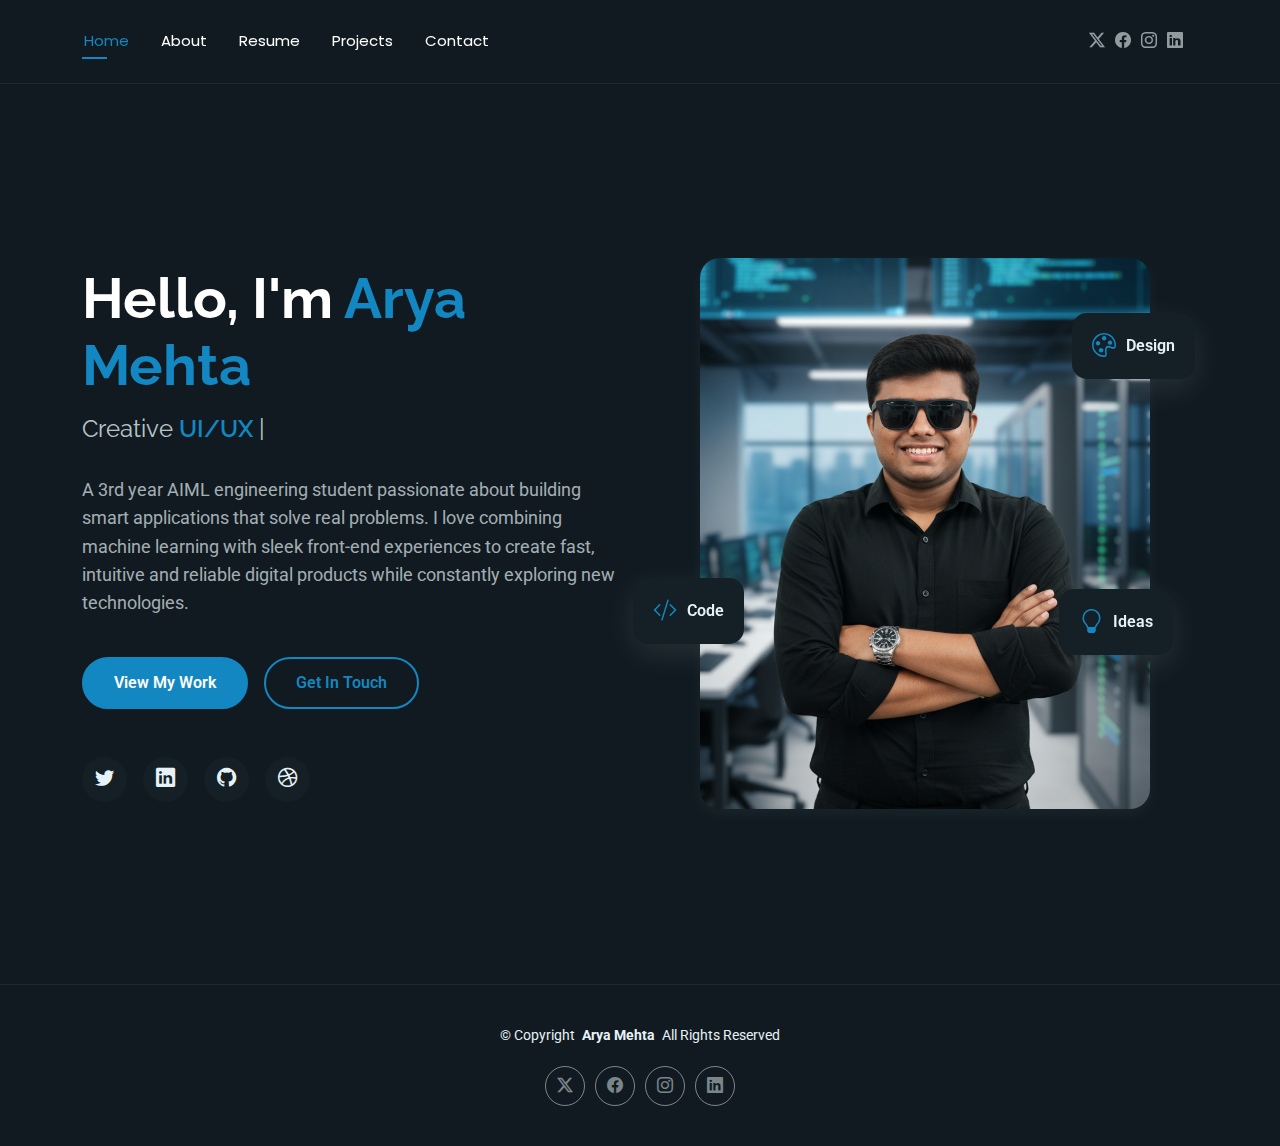
<file: index.html>
<!DOCTYPE html>
<html lang="en">

<head>
  <meta charset="utf-8">
  <meta content="width=device-width, initial-scale=1.0" name="viewport">
  <title>Arya Mehta Portfolio</title>
  <meta name="description" content="">
  <meta name="keywords" content="">

  <!-- Favicons -->
  <link href="assets/img/favicon.png" rel="icon">
  <link href="assets/img/apple-touch-icon.png" rel="apple-touch-icon">

  <!-- Fonts -->
  <link href="https://fonts.googleapis.com" rel="preconnect">
  <link href="https://fonts.gstatic.com" rel="preconnect" crossorigin>
  <link href="https://fonts.googleapis.com/css2?family=Roboto:ital,wght@0,100;0,300;0,400;0,500;0,700;0,900;1,100;1,300;1,400;1,500;1,700;1,900&family=Poppins:ital,wght@0,100;0,200;0,300;0,400;0,500;0,600;0,700;0,800;0,900;1,100;1,200;1,300;1,400;1,500;1,600;1,700;1,800;1,900&family=Raleway:ital,wght@0,100;0,200;0,300;0,400;0,500;0,600;0,700;0,800;0,900;1,100;1,200;1,300;1,400;1,500;1,600;1,700;1,800;1,900&display=swap" rel="stylesheet">

  <!-- Vendor CSS Files -->
  <link href="assets/vendor/bootstrap/css/bootstrap.min.css" rel="stylesheet">
  <link href="assets/vendor/bootstrap-icons/bootstrap-icons.css" rel="stylesheet">
  <link href="assets/vendor/aos/aos.css" rel="stylesheet">
  <link href="assets/vendor/swiper/swiper-bundle.min.css" rel="stylesheet">
  <link href="assets/vendor/glightbox/css/glightbox.min.css" rel="stylesheet">

  <!-- Main CSS File -->
  <link href="assets/css/main.css" rel="stylesheet">


</head>

<body class="index-page">

  <header id="header" class="header d-flex align-items-center light-background sticky-top">
    <div class="container position-relative d-flex align-items-center justify-content-between">

      <!-- <a href="index.html" class="logo d-flex align-items-center me-auto me-xl-0">
      <img src="assets/img/logo.webp" alt="">
      <h1 class="sitename">FolioOne</h1> 
    </a> -->

      <nav id="navmenu" class="navmenu">
        <ul>
          <li><a href="index.html" class="active">Home</a></li>
          <li><a href="about.html">About</a></li>
          <li><a href="resume.html">Resume</a></li>
          <li><a href="portfolio.html">Projects</a></li>
          <li><a href="contact.html">Contact</a></li>
        </ul>
        <i class="mobile-nav-toggle d-xl-none bi bi-list"></i>
      </nav>

      <div class="header-social-links">
        <a href="#" class="twitter"><i class="bi bi-twitter-x"></i></a>
        <a href="" class="facebook"><i class="bi bi-facebook"></i></a>
        <a href="https://www.instagram.com/0_aryamehta_0/" class="instagram"><i class="bi bi-instagram"></i></a>
        <a href="https://www.linkedin.com/in/arya-mehta-2849532a1/" class="linkedin"><i class="bi bi-linkedin"></i></a>
      </div>

    </div>
  </header>

  <main class="main">

    <!-- Hero Section -->
    <section id="hero" class="hero section">

      <div class="container" data-aos="fade-up" data-aos-delay="100">

        <div class="row gy-4 align-items-center">
          <div class="col-lg-6 order-2 order-lg-1">
            <div class="hero-content">
              <h1 data-aos="fade-up" data-aos-delay="200">Hello, I'm <span class="highlight">Arya Mehta</span></h1>
              <h2 data-aos="fade-up" data-aos-delay="300">Creative <span class="typed" data-typed-items="UI/UX Designer, Web Developer, AI Engineer, Project Planner"></span></h2>
              <p data-aos="fade-up" data-aos-delay="400">
  A 3rd year AIML engineering student passionate about building smart applications that solve real problems. 
  I love combining machine learning with sleek front-end experiences to create fast, intuitive and reliable digital products while constantly exploring new technologies.
</p>

              <div class="hero-actions" data-aos="fade-up" data-aos-delay="500">
                <a href="portfolio.html" class="btn btn-primary">View My Work</a>
                <a href="contact.html" class="btn btn-outline">Get In Touch</a>
              </div>
              <div class="social-links" data-aos="fade-up" data-aos-delay="600">
                <a href="#"><i class="bi bi-twitter"></i></a>
                <a href="https://www.linkedin.com/in/arya-mehta-2849532a1/"><i class="bi bi-linkedin"></i></a>
                <a href="https://github.com/aryamehta0302"><i class="bi bi-github"></i></a>
                <a href="about.html"><i class="bi bi-dribbble"></i></a>
              </div>
            </div>
          </div>
          <div class="col-lg-6 order-1 order-lg-2">
            <div class="hero-image" data-aos="zoom-in" data-aos-delay="300">
              <div class="image-wrapper">
                <img src="assets/img/profile/profile-square-11.png" alt="Sarah Mitchell" class="img-fluid">
                <div class="floating-elements">
                  <div class="floating-card design" data-aos="fade-left" data-aos-delay="700">
                    <i class="bi bi-palette"></i>
                    <span>Design</span>
                  </div>
                  <div class="floating-card code" data-aos="fade-right" data-aos-delay="800">
                    <i class="bi bi-code-slash"></i>
                    <span>Code</span>
                  </div>
                  <div class="floating-card creativity" data-aos="fade-up" data-aos-delay="900">
                    <i class="bi bi-lightbulb"></i>
                    <span>Ideas</span>
                  </div>
                </div>
              </div>
            </div>
          </div>
        </div>

      </div>

    </section><!-- /Hero Section -->

  </main>

  <footer id="footer" class="footer">

    <div class="container">
      <div class="copyright text-center ">
        <p>© <span>Copyright</span> <strong class="px-1 sitename">Arya Mehta</strong> <span>All Rights Reserved<br></span></p>
      </div>
      <div class="social-links d-flex justify-content-center">
        <a href=""><i class="bi bi-twitter-x"></i></a>
        <a href=""><i class="bi bi-facebook"></i></a>
        <a href="https://www.instagram.com/0_aryamehta_0/"><i class="bi bi-instagram"></i></a>
        <a href="https://www.linkedin.com/in/arya-mehta-2849532a1/"><i class="bi bi-linkedin"></i></a>
      </div>
    </div>

  </footer>

  <!-- Scroll Top -->
  <a href="#" id="scroll-top" class="scroll-top d-flex align-items-center justify-content-center"><i class="bi bi-arrow-up-short"></i></a>

  <!-- Preloader -->
  <div id="preloader"></div>

  <!-- Vendor JS Files -->
  <script src="assets/vendor/bootstrap/js/bootstrap.bundle.min.js"></script>
  <script src="assets/vendor/php-email-form/validate.js"></script>
  <script src="assets/vendor/aos/aos.js"></script>
  <script src="assets/vendor/typed.js/typed.umd.js"></script>
  <script src="assets/vendor/waypoints/noframework.waypoints.js"></script>
  <script src="assets/vendor/purecounter/purecounter_vanilla.js"></script>
  <script src="assets/vendor/swiper/swiper-bundle.min.js"></script>
  <script src="assets/vendor/imagesloaded/imagesloaded.pkgd.min.js"></script>
  <script src="assets/vendor/isotope-layout/isotope.pkgd.min.js"></script>
  <script src="assets/vendor/glightbox/js/glightbox.min.js"></script>

  <!-- Main JS File -->
  <script src="assets/js/main.js"></script>

</body>

</html>
</file>
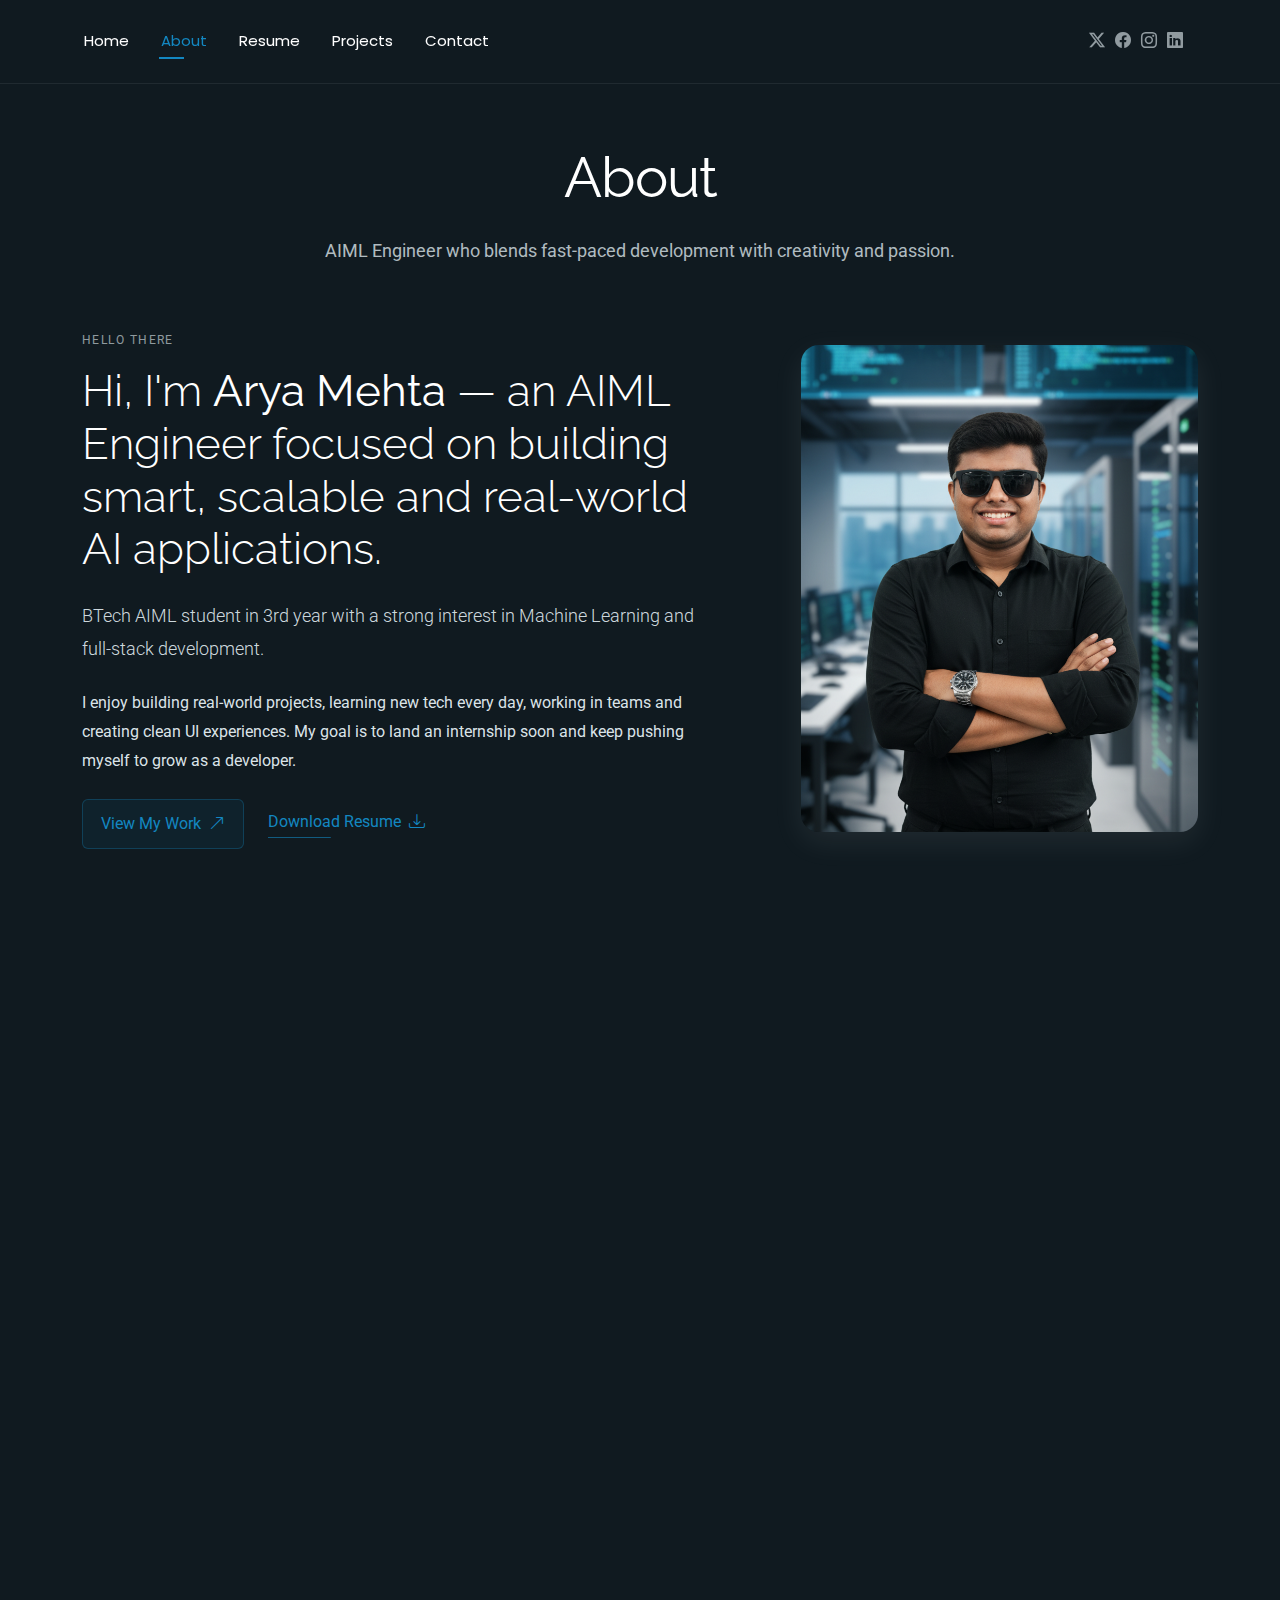
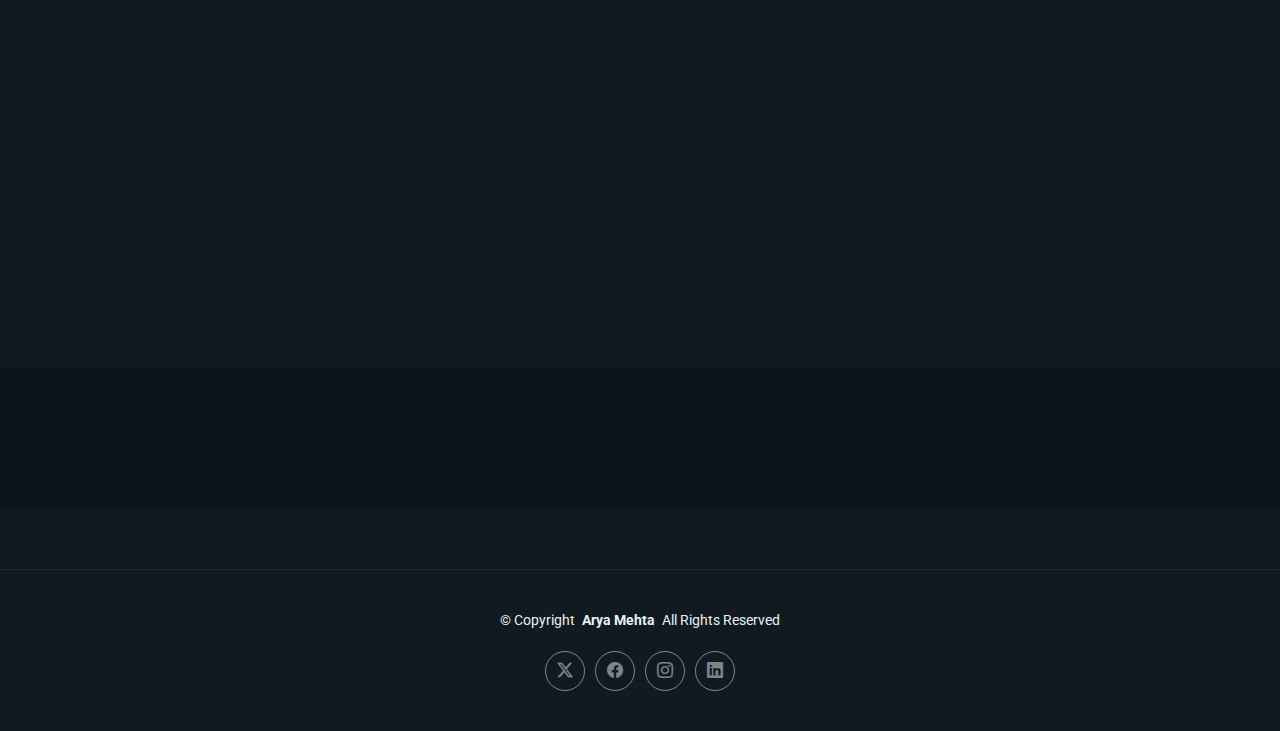
<file: about.html>
<!DOCTYPE html>
<html lang="en">

<head>
  <meta charset="utf-8">
  <meta content="width=device-width, initial-scale=1.0" name="viewport">
  <title>About - Arya Mehta</title>
  <meta name="description" content="Portfolio of AIML Engineer Arya Mehta">
  <meta name="keywords" content="Arya Mehta, AIML Engineer, Portfolio">

  <link href="assets/img/favicon.png" rel="icon">
  <link href="assets/img/apple-touch-icon.png" rel="apple-touch-icon">

  <link href="https://fonts.googleapis.com" rel="preconnect">
  <link href="https://fonts.gstatic.com" rel="preconnect" crossorigin>
  <link href="https://fonts.googleapis.com/css2?family=Roboto:wght@300;400;500;700&family=Poppins:wght@300;400;500;600;700&family=Raleway:wght@300;400;500;600;700&display=swap" rel="stylesheet">

  <link href="assets/vendor/bootstrap/css/bootstrap.min.css" rel="stylesheet">
  <link href="assets/vendor/bootstrap-icons/bootstrap-icons.css" rel="stylesheet">
  <link href="assets/vendor/aos/aos.css" rel="stylesheet">
  <link href="assets/vendor/swiper/swiper-bundle.min.css" rel="stylesheet">
  <link href="assets/vendor/glightbox/css/glightbox.min.css" rel="stylesheet">
  <link href="assets/css/main.css" rel="stylesheet">
</head>

<body class="about-page">

<header id="header" class="header d-flex align-items-center light-background sticky-top">
  <div class="container position-relative d-flex align-items-center justify-content-between">

    <nav id="navmenu" class="navmenu">
      <ul>
        <li><a href="index.html">Home</a></li>
        <li><a href="about.html" class="active">About</a></li>
        <li><a href="resume.html">Resume</a></li>
        <li><a href="portfolio.html">Projects</a></li>
        <li><a href="contact.html">Contact</a></li>
      </ul>
      <i class="mobile-nav-toggle d-xl-none bi bi-list"></i>
    </nav>

    <div class="header-social-links">
      <a href="#" class="twitter"><i class="bi bi-twitter-x"></i></a>
      <a href="" class="facebook"><i class="bi bi-facebook"></i></a>
      <a href="https://www.instagram.com/0_aryamehta_0/" class="instagram"><i class="bi bi-instagram"></i></a>
      <a href="https://www.linkedin.com/in/arya-mehta-2849532a1/" class="linkedin"><i class="bi bi-linkedin"></i></a>
    </div>

  </div>
</header>

<main class="main">

<section id="about" class="about section">

  <div class="container section-title" data-aos="fade-up">
    <h2>About</h2>
    <p>AIML Engineer who blends fast-paced development with creativity and passion.</p>
  </div>

  <div class="container" data-aos="fade-up" data-aos-delay="100">

    <div class="row align-items-center justify-content-between gy-5 mb-5">
      <div class="col-lg-7" data-aos="fade-right" data-aos-delay="150">
        <div class="intro-content">
          <span class="eyebrow">Hello there</span>
          <h2 class="headline">Hi, I'm <b>Arya Mehta</b> — an AIML Engineer focused on building smart, scalable and real-world AI applications.</h2>

          <p class="lead">BTech AIML student in 3rd year with a strong interest in Machine Learning and full-stack development.</p>

          <p>
            I enjoy building real-world projects, learning new tech every day, working in teams and creating clean UI experiences.
            My goal is to land an internship soon and keep pushing myself to grow as a developer.
          </p>

          <div class="cta-group">
            <a href="portfolio.html" class="btn-ghost">View My Work <i class="bi bi-arrow-up-right"></i></a>
            <a href="assets/img/pdf/Resume.pdf" download="Resume.pdf" class="link-underline">Download Resume <i class="bi bi-download"></i></a>
          </div>
        </div>
      </div>

      <div class="col-lg-5" data-aos="zoom-in" data-aos-delay="250">
        <figure class="profile-figure text-center text-lg-end">
          <img src="assets/img/profile/profile-square-11.png" alt="Portrait of Arya Mehta" class="img-fluid profile-photo">
        </figure>
      </div>
    </div>
    <!-- Skills Grid -->
    <div class="mb-5">
      <div class="row g-4">

        <div class="col-6 col-md-4 col-lg-3" data-aos="fade-up" data-aos-delay="120">
          <div class="skill-item">
            <i class="bi bi-cpu"></i>
            <h3>Machine Learning</h3>
            <p>Training and deploying ML models for real-world use cases.</p>
          </div>
        </div>

        <div class="col-6 col-md-4 col-lg-3" data-aos="fade-up" data-aos-delay="180">
          <div class="skill-item">
            <i class="bi bi-code-slash"></i>
            <h3>React & MERN</h3>
            <p>Building full-stack apps with clean UI and modern tooling.</p>
          </div>
        </div>

        <div class="col-6 col-md-4 col-lg-3" data-aos="fade-up" data-aos-delay="240">
          <div class="skill-item">
            <i class="bi bi-brush"></i>
            <h3>UI / Frontend</h3>
            <p>Creating smooth, responsive and user-friendly experiences.</p>
          </div>
        </div>

        <div class="col-6 col-md-4 col-lg-3" data-aos="fade-up" data-aos-delay="300">
          <div class="skill-item">
            <i class="bi bi-lightbulb"></i>
            <h3>Problem Solving</h3>
            <p>Fast learner with strong analytical and debugging skills.</p>
          </div>
        </div>

      </div>
    </div>
    <!-- End Skills Grid -->

    <!-- Journey Timeline -->
    <div class="mb-5">
      <div class="row g-4">

        <div class="col-md-6 col-lg-4" data-aos="fade-up" data-aos-delay="120">
          <article class="timeline-item">
            <span class="dot"></span>
            <time>2023</time>
            <h4>Began BTech AIML Journey</h4>
            <p>Started exploring programming, ML and modern web dev.</p>
          </article>
        </div>

        <div class="col-md-6 col-lg-4" data-aos="fade-up" data-aos-delay="200">
          <article class="timeline-item">
            <span class="dot"></span>
            <time>2024</time>
            <h4>Built ML + MERN Projects</h4>
            <p>Applied concepts to real projects and full-stack applications.</p>
          </article>
        </div>

        <div class="col-md-6 col-lg-4" data-aos="fade-up" data-aos-delay="280">
          <article class="timeline-item">
            <span class="dot"></span>
            <time>2025</time>
            <h4>Internship Target</h4>
            <p>Actively working to secure an internship in AI / Software.</p>
          </article>
        </div>

      </div>
    </div>
    <!-- End Journey Timeline -->

    <!-- Quote -->
    <blockquote class="personal-quote text-center mb-5" data-aos="fade-down" data-aos-delay="200">
      <p>"Code fast. Learn fast. Build things that actually matter."</p>
    </blockquote>
    <!-- End Quote -->

    <!-- Fun Facts -->
    <div class="row g-3 justify-content-center">

      <div class="col-6 col-md-3 col-lg-2" data-aos="zoom-in" data-aos-delay="120">
        <div class="fact-pill">
          <i class="bi bi-music-note-beamed"></i>
          <span>Music</span>
        </div>
      </div>

      <div class="col-6 col-md-3 col-lg-2" data-aos="zoom-in" data-aos-delay="160">
        <div class="fact-pill">
          <i class="bi bi-controller"></i>
          <span>Gaming</span>
        </div>
      </div>

      <div class="col-6 col-md-3 col-lg-2" data-aos="zoom-in" data-aos-delay="200">
        <div class="fact-pill">
          <i class="bi bi-moon-stars"></i>
          <span>Night Coding</span>
        </div>
      </div>

      <div class="col-6 col-md-3 col-lg-2" data-aos="zoom-in" data-aos-delay="240">
        <div class="fact-pill">
          <i class="bi bi-robot"></i>
          <span>AI Experiments</span>
        </div>
      </div>

    </div>
    <!-- End Fun Facts -->

</div>
</section>
<!-- /About Section -->

<!-- Skills Section -->
<section id="skills" class="skills section">

<div class="container section-title" data-aos="fade-up">
  <h2>Skills</h2>
  <p>Practical experience in AI, ML model development and full-stack engineering.</p>
</div>

<div class="container" data-aos="fade-up" data-aos-delay="100">
  <div class="row g-4 skills-animation">

    <div class="col-md-6 col-lg-3">
      <div class="skill-box">
        <h3>Machine Learning</h3>
        <p>Model training, fine-tuning, data processing and real-world deployment using Python.</p>
        <span class="text-end d-block">85%</span>
        <div class="progress"><div class="progress-bar" role="progressbar" aria-valuenow="85"></div></div>
      </div>
    </div>

    <div class="col-md-6 col-lg-3">
      <div class="skill-box">
        <h3>React.js & Frontend Engineering</h3>
        <p>State management and scalable UI development.</p>
        <span class="text-end d-block">90%</span>
        <div class="progress"><div class="progress-bar" role="progressbar" aria-valuenow="90"></div></div>
      </div>
    </div>

    <div class="col-md-6 col-lg-3">
      <div class="skill-box">
        <h3>MongoDB & Backend</h3>
        <p>Database schema design, API integration and secure data flow using Node.js.</p>
        <span class="text-end d-block">75%</span>
        <div class="progress"><div class="progress-bar" role="progressbar" aria-valuenow="75"></div></div>
      </div>
    </div>

    <div class="col-md-6 col-lg-3">
      <div class="skill-box">
        <h3>UI / Product Design</h3>
        <p>Responsive layouts, usability-focused design and pixel-perfect implementation.</p>
        <span class="text-end d-block">80%</span>
        <div class="progress"><div class="progress-bar" role="progressbar" aria-valuenow="80"></div></div>
      </div>
    </div>

  </div>
</div>



<section id="stats" class="stats section dark-background py-4">
  <div class="container" data-aos="fade-up" data-aos-delay="100">
    <div class="row justify-content-center">
      <div class="col-lg-10">
        <div class="row counters justify-content-center text-center g-4">

          <div class="col-6 col-md-4" data-aos="fade-up" data-aos-delay="300">
            <h2><span data-purecounter-start="0" data-purecounter-end="10" data-purecounter-duration="1" class="purecounter"></span>+</h2>
            <p>Projects Completed</p>
          </div>

          <div class="col-6 col-md-4" data-aos="fade-up" data-aos-delay="400">
            <h2><span data-purecounter-start="0" data-purecounter-end="6" data-purecounter-duration="1" class="purecounter"></span>+</h2>
            <p>ML Experiments</p>
          </div>

          <div class="col-6 col-md-4" data-aos="fade-up" data-aos-delay="500">
            <h2><span data-purecounter-start="0" data-purecounter-end="3" data-purecounter-duration="1" class="purecounter"></span>+</h2>
            <p>Years of Learning</p>
          </div>

        </div>
      </div>
    </div>
  </div>
</section>

<!-- /Stats Section -->
</main>

<footer id="footer" class="footer">

  <div class="container">
    <div class="copyright text-center ">
      <p>© <span>Copyright</span> <strong class="px-1 sitename">Arya Mehta</strong> <span>All Rights Reserved<br></span></p>
    </div>
    <div class="social-links d-flex justify-content-center">
      <a href=""><i class="bi bi-twitter-x"></i></a>
      <a href=""><i class="bi bi-facebook"></i></a>
      <a href="https://www.instagram.com/0_aryamehta_0/"><i class="bi bi-instagram"></i></a>
      <a href="https://www.linkedin.com/in/arya-mehta-2849532a1/"><i class="bi bi-linkedin"></i></a>
    </div>
  </div>

</footer>

<a href="#" id="scroll-top" class="scroll-top d-flex align-items-center justify-content-center">
  <i class="bi bi-arrow-up-short"></i>
</a>

<div id="preloader"></div>

<!-- Vendor JS Files -->
<script src="assets/vendor/bootstrap/js/bootstrap.bundle.min.js"></script>
<script src="assets/vendor/php-email-form/validate.js"></script>
<script src="assets/vendor/aos/aos.js"></script>
<script src="assets/vendor/typed.js/typed.umd.js"></script>
<script src="assets/vendor/waypoints/noframework.waypoints.js"></script>
<script src="assets/vendor/purecounter/purecounter_vanilla.js"></script>
<script src="assets/vendor/swiper/swiper-bundle.min.js"></script>
<script src="assets/vendor/imagesloaded/imagesloaded.pkgd.min.js"></script>
<script src="assets/vendor/isotope-layout/isotope.pkgd.min.js"></script>
<script src="assets/vendor/glightbox/js/glightbox.min.js"></script>

<!-- Main JS File -->
<script src="assets/js/main.js"></script>

</body>
</html>
</file>
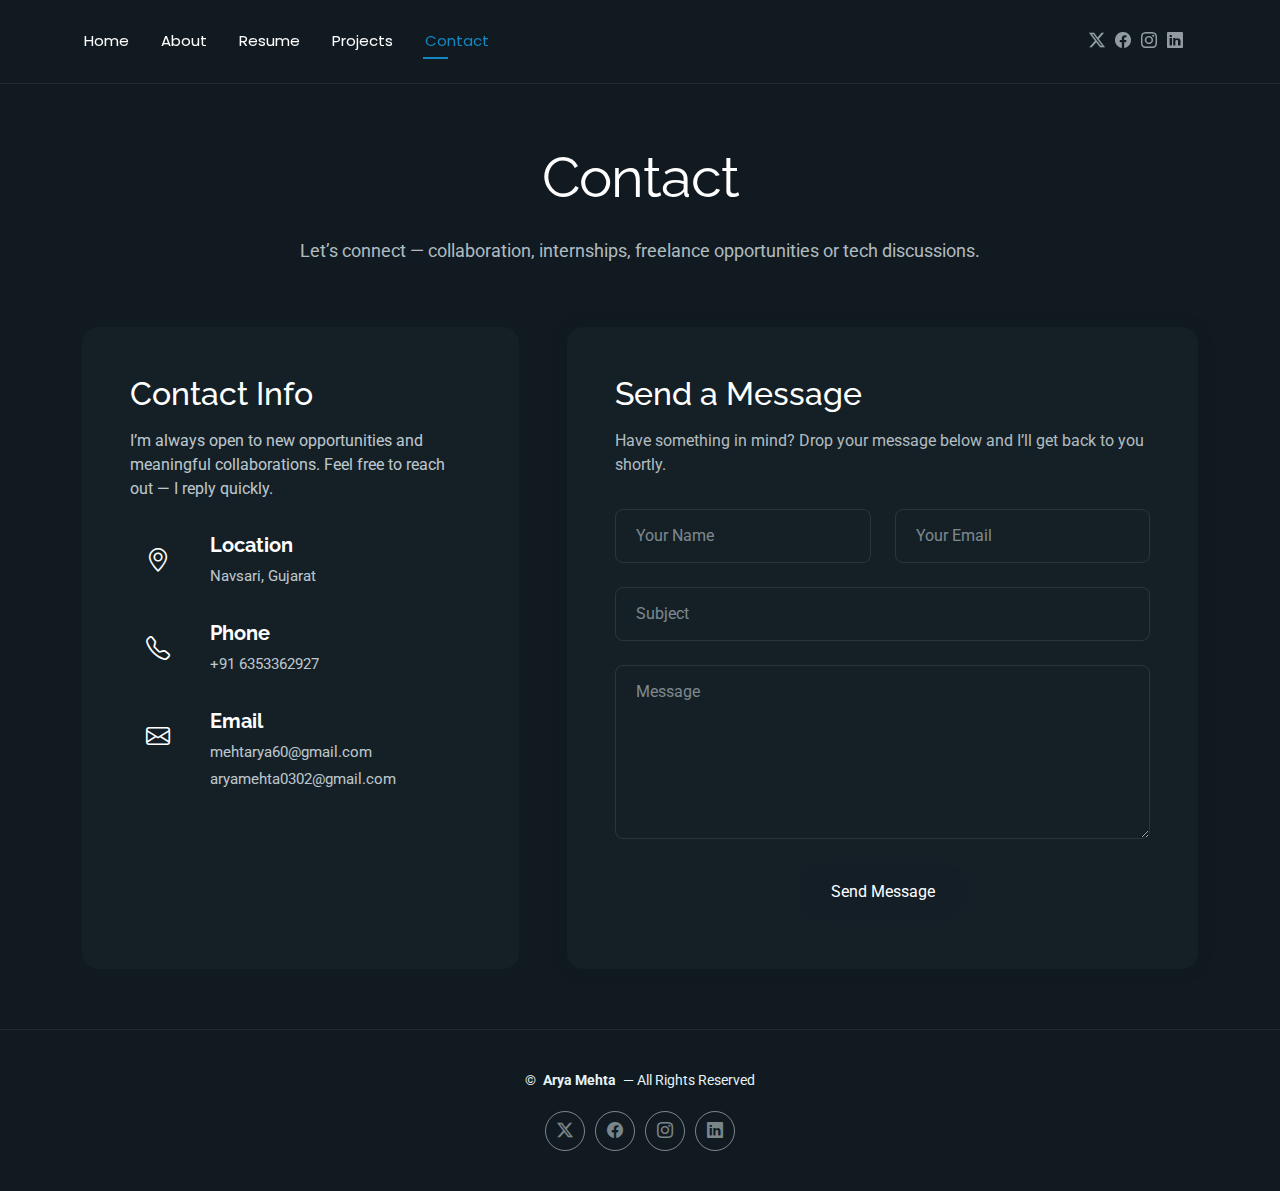
<file: contact.html>
<!DOCTYPE html>
<html lang="en">

<head>
  <meta charset="utf-8">
  <meta content="width=device-width, initial-scale=1.0" name="viewport">
  <title>Contact – Arya Mehta</title>
  <meta name="description" content="Get in touch with AIML Engineer Arya Mehta">
  <meta name="keywords" content="Contact, AI, Web Developer, ML Engineer, MERN">

  <link href="assets/img/favicon.png" rel="icon">
  <link href="assets/img/apple-touch-icon.png" rel="apple-touch-icon">

  <link href="https://fonts.googleapis.com" rel="preconnect">
  <link href="https://fonts.gstatic.com" rel="preconnect" crossorigin>
  <link href="https://fonts.googleapis.com/css2?family=Roboto:wght@300;400;500;700&family=Poppins:wght@300;400;500;600;700&family=Raleway:wght@300;400;500;600;700&display=swap" rel="stylesheet">

  <link href="assets/vendor/bootstrap/css/bootstrap.min.css" rel="stylesheet">
  <link href="assets/vendor/bootstrap-icons/bootstrap-icons.css" rel="stylesheet">
  <link href="assets/vendor/aos/aos.css" rel="stylesheet">
  <link href="assets/vendor/swiper/swiper-bundle.min.css" rel="stylesheet">
  <link href="assets/vendor/glightbox/css/glightbox.min.css" rel="stylesheet">

  <link href="assets/css/main.css" rel="stylesheet">
</head>

<body class="contact-page">

  <header id="header" class="header d-flex align-items-center light-background sticky-top">
    <div class="container position-relative d-flex align-items-center justify-content-between">

      <nav id="navmenu" class="navmenu">
        <ul>
          <li><a href="index.html">Home</a></li>
          <li><a href="about.html">About</a></li>
          <li><a href="resume.html">Resume</a></li>
          <li><a href="portfolio.html">Projects</a></li>
          <li><a href="contact.html" class="active">Contact</a></li>
        </ul>
        <i class="mobile-nav-toggle d-xl-none bi bi-list"></i>
      </nav>

      <div class="header-social-links">
        <a href="#" class="twitter"><i class="bi bi-twitter-x"></i></a>
        <a href="" class="facebook"><i class="bi bi-facebook"></i></a>
        <a href="https://www.instagram.com/0_aryamehta_0/" class="instagram"><i class="bi bi-instagram"></i></a>
        <a href="https://www.linkedin.com/in/arya-mehta-2849532a1/" class="linkedin"><i class="bi bi-linkedin"></i></a>
      </div>

    </div>
  </header>

  <main class="main">

    <!-- Contact Section -->
    <section id="contact" class="contact section">

      <div class="container section-title" data-aos="fade-up">
        <h2>Contact</h2>
        <p>Let’s connect — collaboration, internships, freelance opportunities or tech discussions.</p>
      </div>

      <div class="container" data-aos="fade-up" data-aos-delay="100">

        <div class="row g-4 g-lg-5">
          <div class="col-lg-5">
            <div class="info-box" data-aos="fade-up" data-aos-delay="200">
              <h3>Contact Info</h3>
              <p>I’m always open to new opportunities and meaningful collaborations. Feel free to reach out — I reply quickly.</p>

              <div class="info-item" data-aos="fade-up" data-aos-delay="300">
                <div class="icon-box"><i class="bi bi-geo-alt"></i></div>
                <div class="content">
                  <h4>Location</h4>
                  <p>Navsari, Gujarat</p>
                </div>
              </div>

              <div class="info-item" data-aos="fade-up" data-aos-delay="400">
                <div class="icon-box"><i class="bi bi-telephone"></i></div>
                <div class="content">
                  <h4>Phone</h4>
                  <p>+91 6353362927</p>
                </div>
              </div>

              <div class="info-item" data-aos="fade-up" data-aos-delay="500">
                <div class="icon-box"><i class="bi bi-envelope"></i></div>
                <div class="content">
                  <h4>Email</h4>
                  <p>mehtarya60@gmail.com</p>
                  <p>aryamehta0302@gmail.com</p>
                </div>
              </div>

            </div>
          </div>

          <div class="col-lg-7">
            <div class="contact-form" data-aos="fade-up" data-aos-delay="300">
              <h3>Send a Message</h3>
              <p>Have something in mind? Drop your message below and I’ll get back to you shortly.</p>

              <!-- 🚀 Email Without Backend -->
              <form onsubmit="sendEmail(event)">
                <div class="row gy-4">

                  <div class="col-md-6">
                    <input type="text" id="name" class="form-control" placeholder="Your Name" required>
                  </div>

                  <div class="col-md-6">
                    <input type="email" id="email" class="form-control" placeholder="Your Email" required>
                  </div>

                  <div class="col-12">
                    <input type="text" id="subject" class="form-control" placeholder="Subject" required>
                  </div>

                  <div class="col-12">
                    <textarea id="message" class="form-control" rows="6" placeholder="Message" required></textarea>
                  </div>

                  <div class="col-12 text-center">
                    <button type="submit" class="btn">Send Message</button>
                  </div>

                </div>
              </form>

            </div>
          </div>

        </div>

      </div>

    </section>
    <!-- /Contact Section -->

  </main>

  <footer id="footer" class="footer">
    <div class="container">
      <div class="copyright text-center">
        <p>© <strong class="px-1 sitename">Arya Mehta</strong> — All Rights Reserved</p>
      </div>
      <div class="social-links d-flex justify-content-center">
        <a href="#"><i class="bi bi-twitter-x"></i></a>
        <a href=""><i class="bi bi-facebook"></i></a>
        <a href="#"><i class="bi bi-instagram"></i></a>
        <a href="https://www.linkedin.com/in/arya-mehta-2849532a1/"><i class="bi bi-linkedin"></i></a>
      </div>
    </div>
  </footer>

  <a href="#" id="scroll-top" class="scroll-top d-flex align-items-center justify-content-center">
    <i class="bi bi-arrow-up-short"></i>
  </a>

  <div id="preloader"></div>

  <script src="assets/vendor/bootstrap/js/bootstrap.bundle.min.js"></script>
  <script src="assets/vendor/php-email-form/validate.js"></script>
  <script src="assets/vendor/aos/aos.js"></script>
  <script src="assets/vendor/typed.js/typed.umd.js"></script>
  <script src="assets/vendor/waypoints/noframework.waypoints.js"></script>
  <script src="assets/vendor/purecounter/purecounter_vanilla.js"></script>
  <script src="assets/vendor/swiper/swiper-bundle.min.js"></script>
  <script src="assets/vendor/imagesloaded/imagesloaded.pkgd.min.js"></script>
  <script src="assets/vendor/isotope-layout/isotope.pkgd.min.js"></script>
  <script src="assets/vendor/glightbox/js/glightbox.min.js"></script>

  <script src="assets/js/main.js"></script>

  <!-- 🚀 Mailto Script -->
  <script>
    function sendEmail(event) {
      event.preventDefault();

      const name = document.getElementById("name").value;
      const email = document.getElementById("email").value;
      const subject = document.getElementById("subject").value;
      const message = document.getElementById("message").value;

      const mailtoLink = `mailto:mehtarya60@gmail.com?subject=${encodeURIComponent(subject)}&body=${encodeURIComponent(
        "Name: " + name + "\nEmail: " + email + "\n\nMessage:\n" + message
      )}`;

      window.location.href = mailtoLink;
    }
  </script>

</body>
</html>
</file>
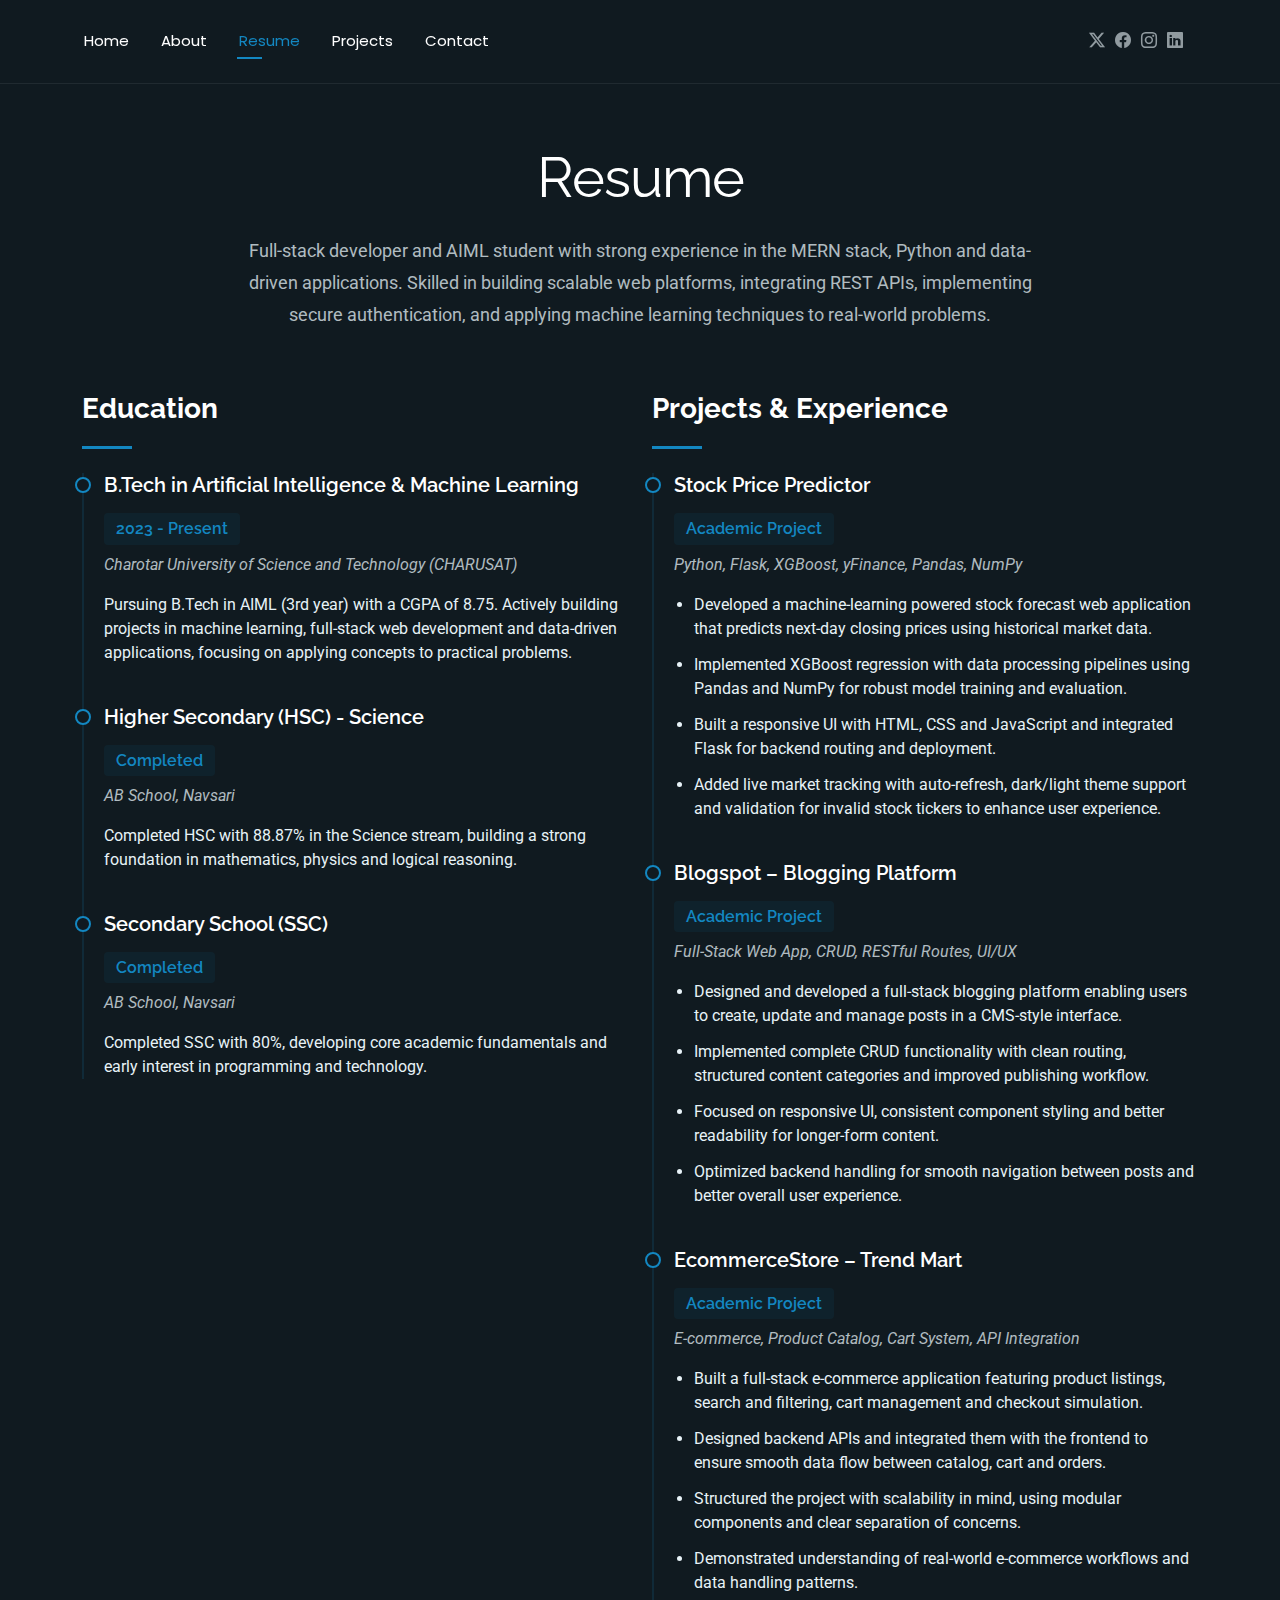
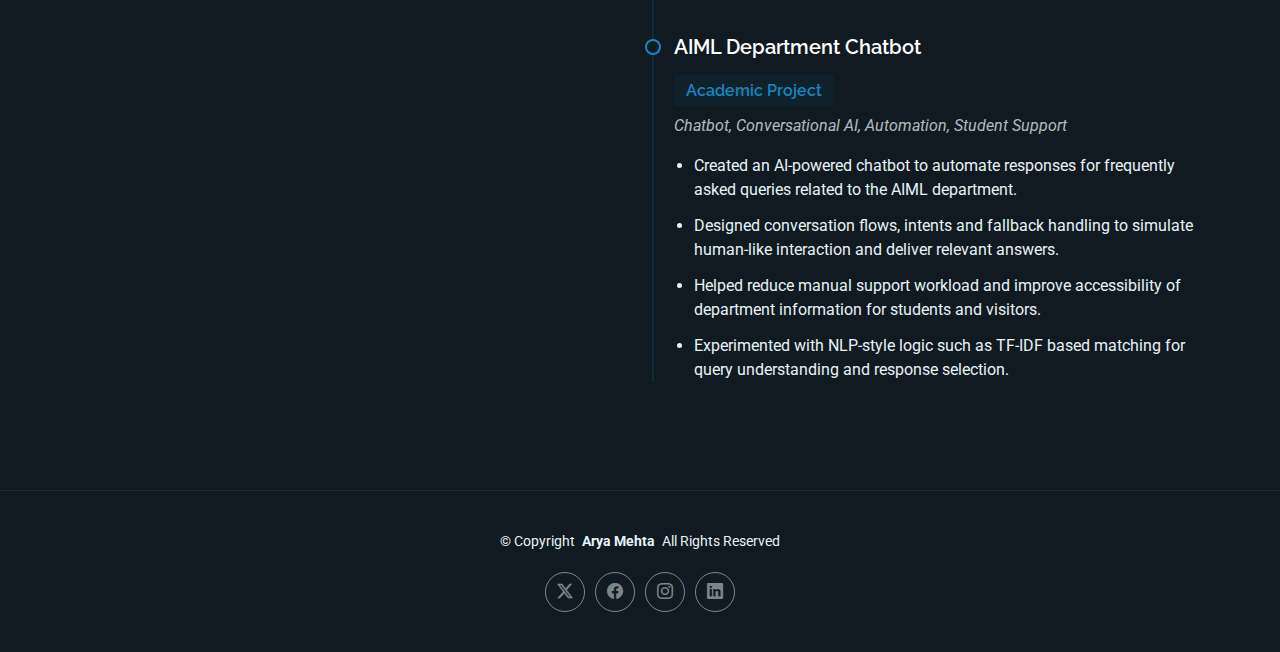
<file: resume.html>
<!DOCTYPE html>
<html lang="en">

<head>
  <meta charset="utf-8">
  <meta content="width=device-width, initial-scale=1.0" name="viewport">
  <title>Resume - Arya Mehta</title>
  <meta name="description" content="Resume of Arya Mehta – AIML-focused full-stack developer with experience in MERN, machine learning and data-driven applications.">
  <meta name="keywords" content="Arya Mehta, AIML Engineer, MERN, Machine Learning, Full Stack, Portfolio, Resume">

  <!-- Favicons -->
  <link href="assets/img/favicon.png" rel="icon">
  <link href="assets/img/apple-touch-icon.png" rel="apple-touch-icon">

  <!-- Fonts -->
  <link href="https://fonts.googleapis.com" rel="preconnect">
  <link href="https://fonts.gstatic.com" rel="preconnect" crossorigin>
  <link href="https://fonts.googleapis.com/css2?family=Roboto:ital,wght@0,100;0,300;0,400;0,500;0,700;0,900;1,100;1,300;1,400;1,500;1,700;1,900&family=Poppins:ital,wght@0,100;0,200;0,300;0,400;0,500;0,600;0,700;0,800;0,900;1,100;1,200;1,300;1,400;1,500;1,600;1,700;1,800;1,900&family=Raleway:ital,wght@0,100;0,200;0,300;0,400;0,500;0,600;0,700;0,800;0,900;1,100;1,200;1,300;1,400;1,500;1,600;1,700;1,800;1,900&display=swap" rel="stylesheet">

  <!-- Vendor CSS Files -->
  <link href="assets/vendor/bootstrap/css/bootstrap.min.css" rel="stylesheet">
  <link href="assets/vendor/bootstrap-icons/bootstrap-icons.css" rel="stylesheet">
  <link href="assets/vendor/aos/aos.css" rel="stylesheet">
  <link href="assets/vendor/swiper/swiper-bundle.min.css" rel="stylesheet">
  <link href="assets/vendor/glightbox/css/glightbox.min.css" rel="stylesheet">

  <!-- Main CSS File -->
  <link href="assets/css/main.css" rel="stylesheet">

</head>

<body class="resume-page">

  <header id="header" class="header d-flex align-items-center light-background sticky-top">
    <div class="container position-relative d-flex align-items-center justify-content-between">

      

      <nav id="navmenu" class="navmenu">
        <ul>
          <li><a href="index.html">Home</a></li>
          <li><a href="about.html">About</a></li>
          <li><a href="resume.html" class="active">Resume</a></li>
          
          <li><a href="portfolio.html">Projects</a></li>
          <li><a href="contact.html">Contact</a></li>
        </ul>
        <i class="mobile-nav-toggle d-xl-none bi bi-list"></i>
      </nav>

      <div class="header-social-links">
        <a href="#" class="twitter"><i class="bi bi-twitter-x"></i></a>
        <a href="" class="facebook"><i class="bi bi-facebook"></i></a>
        <a href="https://www.instagram.com/0_aryamehta_0/" class="instagram"><i class="bi bi-instagram"></i></a>
        <a href="https://www.linkedin.com/in/arya-mehta-2849532a1/" class="linkedin"><i class="bi bi-linkedin"></i></a>
      </div>

    </div>
  </header>

  <main class="main">

    <!-- Resume Section -->
    <section id="resume" class="resume section">

      <!-- Section Title -->
      <div class="container section-title" data-aos="fade-up">
        <h2>Resume</h2>
        <p>
          Full-stack developer and AIML student with strong experience in the MERN stack, Python and data-driven applications.
          Skilled in building scalable web platforms, integrating REST APIs, implementing secure authentication, and applying
          machine learning techniques to real-world problems.
        </p>
      </div><!-- End Section Title -->

      <div class="container" data-aos="fade-up" data-aos-delay="100">

        <div class="row">
          <div class="col-lg-6">

            <!-- Education Section -->
            <div class="resume-item" data-aos="fade-up">
              <h3 class="resume-title">Education</h3>

              <div class="resume-content">

                <article class="education-item">
                  <h4>B.Tech in Artificial Intelligence & Machine Learning</h4>
                  <h5>2023 - Present</h5>
                  <p class="institution"><em>Charotar University of Science and Technology (CHARUSAT)</em></p>
                  <p>
                    Pursuing B.Tech in AIML (3rd year) with a CGPA of 8.75. Actively building projects in machine learning,
                    full-stack web development and data-driven applications, focusing on applying concepts to practical problems.
                  </p>
                </article>

                <article class="education-item">
                  <h4>Higher Secondary (HSC) - Science</h4>
                  <h5>Completed</h5>
                  <p class="institution"><em>AB School, Navsari</em></p>
                  <p>
                    Completed HSC with 88.87% in the Science stream, building a strong foundation in mathematics, physics and logical reasoning.
                  </p>
                </article>

                <article class="education-item">
                  <h4>Secondary School (SSC)</h4>
                  <h5>Completed</h5>
                  <p class="institution"><em>AB School, Navsari</em></p>
                  <p>
                    Completed SSC with 80%, developing core academic fundamentals and early interest in programming and technology.
                  </p>
                </article>

              </div>
            </div><!-- End Education Section -->

            <!-- Professional Skills Section -->
            <div class="resume-item skills-animation" data-aos="fade-up">
              <h3 class="resume-title">Professional Skills</h3>

              <div class="resume-content">
                <div class="skill-item">
                  <h4>MERN Stack Development</h4>
                  <div class="progress">
                    <div class="progress-bar" role="progressbar" aria-valuenow="85" aria-valuemin="0" aria-valuemax="100"></div>
                  </div>
                </div>

                <div class="skill-item">
                  <h4>Data Analysis & Machine Learning</h4>
                  <div class="progress">
                    <div class="progress-bar" role="progressbar" aria-valuenow="85" aria-valuemin="0" aria-valuemax="100"></div>
                  </div>
                </div>

                <div class="skill-item">
                  <h4>Core Programming & DSA</h4>
                  <div class="progress">
                    <div class="progress-bar" role="progressbar" aria-valuenow="80" aria-valuemin="0" aria-valuemax="100"></div>
                  </div>
                </div>

                <div class="skill-item">
                  <h4>AI-Assisted Development & Prompt Engineering</h4>
                  <div class="progress">
                    <div class="progress-bar" role="progressbar" aria-valuenow="75" aria-valuemin="0" aria-valuemax="100"></div>
                  </div>
                </div>
              </div>
            </div><!-- End Professional Skills Section -->
          </div>

          <div class="col-lg-6">
            <!-- Experience / Projects Section -->
            <div class="resume-item" data-aos="fade-up" data-aos-delay="100">
              <h3 class="resume-title">Projects & Experience</h3>

              <div class="resume-content">

                <article class="experience-item">
                  <h4>Stock Price Predictor</h4>
                  <h5>Academic Project</h5>
                  <p class="company"><em>Python, Flask, XGBoost, yFinance, Pandas, NumPy</em></p>
                  <ul>
                    <li>Developed a machine-learning powered stock forecast web application that predicts next-day closing prices using historical market data.</li>
                    <li>Implemented XGBoost regression with data processing pipelines using Pandas and NumPy for robust model training and evaluation.</li>
                    <li>Built a responsive UI with HTML, CSS and JavaScript and integrated Flask for backend routing and deployment.</li>
                    <li>Added live market tracking with auto-refresh, dark/light theme support and validation for invalid stock tickers to enhance user experience.</li>
                  </ul>
                </article>

                <article class="experience-item">
                  <h4>Blogspot – Blogging Platform</h4>
                  <h5>Academic Project</h5>
                  <p class="company"><em>Full-Stack Web App, CRUD, RESTful Routes, UI/UX</em></p>
                  <ul>
                    <li>Designed and developed a full-stack blogging platform enabling users to create, update and manage posts in a CMS-style interface.</li>
                    <li>Implemented complete CRUD functionality with clean routing, structured content categories and improved publishing workflow.</li>
                    <li>Focused on responsive UI, consistent component styling and better readability for longer-form content.</li>
                    <li>Optimized backend handling for smooth navigation between posts and better overall user experience.</li>
                  </ul>
                </article>

                <article class="experience-item">
                  <h4>EcommerceStore – Trend Mart</h4>
                  <h5>Academic Project</h5>
                  <p class="company"><em>E-commerce, Product Catalog, Cart System, API Integration</em></p>
                  <ul>
                    <li>Built a full-stack e-commerce application featuring product listings, search and filtering, cart management and checkout simulation.</li>
                    <li>Designed backend APIs and integrated them with the frontend to ensure smooth data flow between catalog, cart and orders.</li>
                    <li>Structured the project with scalability in mind, using modular components and clear separation of concerns.</li>
                    <li>Demonstrated understanding of real-world e-commerce workflows and data handling patterns.</li>
                  </ul>
                </article>

                <article class="experience-item">
                  <h4>AIML Department Chatbot</h4>
                  <h5>Academic Project</h5>
                  <p class="company"><em>Chatbot, Conversational AI, Automation, Student Support</em></p>
                  <ul>
                    <li>Created an AI-powered chatbot to automate responses for frequently asked queries related to the AIML department.</li>
                    <li>Designed conversation flows, intents and fallback handling to simulate human-like interaction and deliver relevant answers.</li>
                    <li>Helped reduce manual support workload and improve accessibility of department information for students and visitors.</li>
                    <li>Experimented with NLP-style logic such as TF-IDF based matching for query understanding and response selection.</li>
                  </ul>
                </article>

              </div>
            </div><!-- End Experience Section -->
          </div>
        </div>

      </div>

    </section><!-- /Resume Section -->

  </main>

  <footer id="footer" class="footer">

    <div class="container">
      <div class="copyright text-center ">
        <p>© <span>Copyright</span> <strong class="px-1 sitename">Arya Mehta</strong> <span>All Rights Reserved<br></span></p>
      </div>
      <div class="social-links d-flex justify-content-center">
        <a href=""><i class="bi bi-twitter-x"></i></a>
        <a href=""><i class="bi bi-facebook"></i></a>
        <a href="https://www.instagram.com/0_aryamehta_0/"><i class="bi bi-instagram"></i></a>
        <a href="https://www.linkedin.com/in/arya-mehta-2849532a1/"><i class="bi bi-linkedin"></i></a>
      </div>
    </div>

  </footer>

  <!-- Scroll Top -->
  <a href="#" id="scroll-top" class="scroll-top d-flex align-items-center justify-content-center"><i class="bi bi-arrow-up-short"></i></a>

  <!-- Preloader -->
  <div id="preloader"></div>

  <!-- Vendor JS Files -->
  <script src="assets/vendor/bootstrap/js/bootstrap.bundle.min.js"></script>
  <script src="assets/vendor/php-email-form/validate.js"></script>
  <script src="assets/vendor/aos/aos.js"></script>
  <script src="assets/vendor/typed.js/typed.umd.js"></script>
  <script src="assets/vendor/waypoints/noframework.waypoints.js"></script>
  <script src="assets/vendor/purecounter/purecounter_vanilla.js"></script>
  <script src="assets/vendor/swiper/swiper-bundle.min.js"></script>
  <script src="assets/vendor/imagesloaded/imagesloaded.pkgd.min.js"></script>
  <script src="assets/vendor/isotope-layout/isotope.pkgd.min.js"></script>
  <script src="assets/vendor/glightbox/js/glightbox.min.js"></script>

  <!-- Main JS File -->
  <script src="assets/js/main.js"></script>

</body>

</html>
</file>
<file: assets/css/main.css>
/**
* Template Name: FolioOne
* Template URL: https://bootstrapmade.com/folioone-bootstrap-portfolio-website-template/
* Updated: Aug 23 2025 with Bootstrap v5.3.7
* Author: BootstrapMade.com
* License: https://bootstrapmade.com/license/
*/

/*--------------------------------------------------------------
# Font & Color Variables
# Help: https://bootstrapmade.com/color-system/
--------------------------------------------------------------*/
/* Fonts */
:root {
  --default-font: "Roboto",  system-ui, -apple-system, "Segoe UI", Roboto, "Helvetica Neue", Arial, "Noto Sans", "Liberation Sans", sans-serif, "Apple Color Emoji", "Segoe UI Emoji", "Segoe UI Symbol", "Noto Color Emoji";
  --heading-font: "Raleway",  sans-serif;
  --nav-font: "Poppins",  sans-serif;
}

/* Global Colors - The following color variables are used throughout the website. Updating them here will change the color scheme of the entire website */
:root { 
  --background-color: #101a20; /* Background color for the entire website, including individual sections */
  --default-color: #e7f2f7; /* Default color used for the majority of the text content across the entire website */
  --heading-color: #ffffff; /* Color for headings, subheadings and title throughout the website */
  --accent-color: #1387c1; /* Accent color that represents your brand on the website. It's used for buttons, links, and other elements that need to stand out */
  --surface-color: #141f26; /* The surface color is used as a background of boxed elements within sections, such as cards, icon boxes, or other elements that require a visual separation from the global background. */
  --contrast-color: #ffffff; /* Contrast color for text, ensuring readability against backgrounds of accent, heading, or default colors. */
}

/* Nav Menu Colors - The following color variables are used specifically for the navigation menu. They are separate from the global colors to allow for more customization options */
:root {
  --nav-color: #ffffff;  /* The default color of the main navmenu links */
  --nav-hover-color: #1387c1; /* Applied to main navmenu links when they are hovered over or active */
  --nav-mobile-background-color: #213642; /* Used as the background color for mobile navigation menu */
  --nav-dropdown-background-color: #051117; /* Used as the background color for dropdown items that appear when hovering over primary navigation items */
  --nav-dropdown-color: #e7f2f7; /* Used for navigation links of the dropdown items in the navigation menu. */
  --nav-dropdown-hover-color: #1387c1; /* Similar to --nav-hover-color, this color is applied to dropdown navigation links when they are hovered over. */
}

/* Color Presets - These classes override global colors when applied to any section or element, providing reuse of the sam color scheme. */

.light-background {
  --background-color: #142027;
  --surface-color: #325264;
}

.dark-background {
  --background-color: #0b1419;
  --default-color: #ffffff;
  --heading-color: #ffffff;
  --surface-color: #252525;
  --contrast-color: #ffffff;
}

/* Smooth scroll */
:root {
  scroll-behavior: smooth;
}

/*--------------------------------------------------------------
# General Styling & Shared Classes
--------------------------------------------------------------*/
body {
  color: var(--default-color);
  background-color: var(--background-color);
  font-family: var(--default-font);
}

a {
  color: var(--accent-color);
  text-decoration: none;
  transition: 0.3s;
}

a:hover {
  color: color-mix(in srgb, var(--accent-color), transparent 25%);
  text-decoration: none;
}

h1,
h2,
h3,
h4,
h5,
h6 {
  color: var(--heading-color);
  font-family: var(--heading-font);
}

/* PHP Email Form Messages
------------------------------*/
.php-email-form .error-message {
  display: none;
  background: #df1529;
  color: #ffffff;
  text-align: left;
  padding: 15px;
  margin-bottom: 24px;
  font-weight: 600;
}

.php-email-form .sent-message {
  display: none;
  color: #ffffff;
  background: #059652;
  text-align: center;
  padding: 15px;
  margin-bottom: 24px;
  font-weight: 600;
}

.php-email-form .loading {
  display: none;
  background: var(--surface-color);
  text-align: center;
  padding: 15px;
  margin-bottom: 24px;
}

.php-email-form .loading:before {
  content: "";
  display: inline-block;
  border-radius: 50%;
  width: 24px;
  height: 24px;
  margin: 0 10px -6px 0;
  border: 3px solid var(--accent-color);
  border-top-color: var(--surface-color);
  animation: php-email-form-loading 1s linear infinite;
}

@keyframes php-email-form-loading {
  0% {
    transform: rotate(0deg);
  }

  100% {
    transform: rotate(360deg);
  }
}

/*--------------------------------------------------------------
# Global Header
--------------------------------------------------------------*/
.header {
  --background-color: rgba(255, 255, 255, 0);
  color: var(--default-color);
  background-color: var(--background-color);
  padding: 15px 0;
  transition: all 0.5s;
  z-index: 997;
  border-bottom: 1px solid color-mix(in srgb, var(--default-color), transparent 92%);
}

.header .logo {
  line-height: 1;
}

.header .logo img {
  max-height: 36px;
  margin-right: 8px;
}

.header .logo h1 {
  font-size: 32px;
  margin: 0;
  font-weight: 400;
  color: var(--heading-color);
}

.header .header-social-links {
  padding-right: 15px;
}

.header .header-social-links a {
  color: color-mix(in srgb, var(--default-color), transparent 40%);
  padding-left: 6px;
  display: inline-block;
  transition: 0.3s;
  font-size: 16px;
}

.header .header-social-links a:hover {
  color: var(--default-color);
}

.header .header-social-links a i {
  line-height: 0px;
}

@media (max-width: 1200px) {
  .header .logo {
    order: 1;
  }

  .header .header-social-links {
    order: 2;
  }

  .header .navmenu {
    order: 3;
  }
}

/* Global Header on Scroll
------------------------------*/
.scrolled .header {
  --background-color: rgba(16, 26, 32, 0.9);
}

/*--------------------------------------------------------------
# Navigation Menu
--------------------------------------------------------------*/
/* Desktop Navigation */
@media (min-width: 1200px) {
  .navmenu {
    padding: 0;
  }

  .navmenu ul {
    margin: 0;
    padding: 0;
    display: flex;
    list-style: none;
    align-items: center;
  }

  .navmenu li {
    position: relative;
  }

  .navmenu>ul>li {
    white-space: nowrap;
    padding: 15px 28px 15px 0;
  }

  .navmenu>ul>li:last-child {
    padding-right: 0;
  }

  .navmenu a,
  .navmenu a:focus {
    color: var(--nav-color);
    font-size: 15px;
    padding: 0 2px;
    font-family: var(--nav-font);
    font-weight: 400;
    display: flex;
    align-items: center;
    justify-content: space-between;
    white-space: nowrap;
    transition: 0.3s;
    position: relative;
  }

  .navmenu a i,
  .navmenu a:focus i {
    font-size: 12px;
    line-height: 0;
    margin-left: 5px;
    transition: 0.3s;
  }

  .navmenu>ul>li>a:before {
    content: "";
    position: absolute;
    height: 2px;
    bottom: -6px;
    left: 0;
    background-color: var(--nav-hover-color);
    visibility: hidden;
    width: 0px;
    transition: all 0.3s ease-in-out 0s;
  }

  .navmenu a:hover:before,
  .navmenu li:hover>a:before,
  .navmenu .active:before {
    visibility: visible;
    width: 25px;
  }

  .navmenu li:hover>a,
  .navmenu .active,
  .navmenu .active:focus {
    color: var(--nav-hover-color);
  }

  .navmenu .dropdown ul {
    margin: 0;
    padding: 10px 0;
    background: var(--nav-dropdown-background-color);
    display: block;
    position: absolute;
    visibility: hidden;
    left: -5px;
    top: 130%;
    opacity: 0;
    transition: 0.3s;
    border-radius: 4px;
    z-index: 99;
    box-shadow: 0px 0px 30px rgba(0, 0, 0, 0.1);
  }

  .navmenu .dropdown ul li {
    min-width: 200px;
  }

  .navmenu .dropdown ul a {
    padding: 10px 20px;
    font-size: 15px;
    text-transform: none;
    color: var(--nav-dropdown-color);
  }

  .navmenu .dropdown ul a i {
    font-size: 12px;
  }

  .navmenu .dropdown ul a:hover,
  .navmenu .dropdown ul .active:hover,
  .navmenu .dropdown ul li:hover>a {
    color: var(--nav-dropdown-hover-color);
  }

  .navmenu .dropdown:hover>ul {
    opacity: 1;
    top: 100%;
    visibility: visible;
  }

  .navmenu .dropdown .dropdown ul {
    top: 0;
    left: -90%;
    visibility: hidden;
  }

  .navmenu .dropdown .dropdown:hover>ul {
    opacity: 1;
    top: 0;
    left: -100%;
    visibility: visible;
  }
}

/* Mobile Navigation */
@media (max-width: 1199px) {
  .mobile-nav-toggle {
    color: var(--nav-color);
    font-size: 28px;
    line-height: 0;
    margin-right: 10px;
    cursor: pointer;
    transition: color 0.3s;
  }

  .navmenu {
    padding: 0;
    z-index: 9997;
  }

  .navmenu ul {
    display: none;
    list-style: none;
    position: absolute;
    inset: 60px 20px 20px 20px;
    padding: 10px 0;
    margin: 0;
    border-radius: 6px;
    background-color: var(--nav-mobile-background-color);
    border: 1px solid color-mix(in srgb, var(--default-color), transparent 90%);
    box-shadow: none;
    overflow-y: auto;
    transition: 0.3s;
    z-index: 9998;
  }

  .navmenu a,
  .navmenu a:focus {
    color: var(--nav-dropdown-color);
    padding: 10px 20px;
    font-family: var(--nav-font);
    font-size: 17px;
    font-weight: 500;
    display: flex;
    align-items: center;
    justify-content: space-between;
    white-space: nowrap;
    transition: 0.3s;
  }

  .navmenu a i,
  .navmenu a:focus i {
    font-size: 12px;
    line-height: 0;
    margin-left: 5px;
    width: 30px;
    height: 30px;
    display: flex;
    align-items: center;
    justify-content: center;
    border-radius: 50%;
    transition: 0.3s;
    background-color: color-mix(in srgb, var(--accent-color), transparent 90%);
  }

  .navmenu a i:hover,
  .navmenu a:focus i:hover {
    background-color: var(--accent-color);
    color: var(--contrast-color);
  }

  .navmenu a:hover,
  .navmenu .active,
  .navmenu .active:focus {
    color: var(--nav-dropdown-hover-color);
  }

  .navmenu .active i,
  .navmenu .active:focus i {
    background-color: var(--accent-color);
    color: var(--contrast-color);
    transform: rotate(180deg);
  }

  .navmenu .dropdown ul {
    position: static;
    display: none;
    z-index: 99;
    padding: 10px 0;
    margin: 10px 20px;
    background-color: var(--nav-dropdown-background-color);
    transition: all 0.5s ease-in-out;
  }

  .navmenu .dropdown ul ul {
    background-color: rgba(33, 37, 41, 0.1);
  }

  .navmenu .dropdown>.dropdown-active {
    display: block;
    background-color: rgba(33, 37, 41, 0.03);
  }

  .mobile-nav-active {
    overflow: hidden;
  }

  .mobile-nav-active .mobile-nav-toggle {
    color: #fff;
    position: absolute;
    font-size: 32px;
    top: 15px;
    right: 15px;
    margin-right: 0;
    z-index: 9999;
  }

  .mobile-nav-active .navmenu {
    position: fixed;
    overflow: hidden;
    inset: 0;
    background: rgba(33, 37, 41, 0.8);
    transition: 0.3s;
  }

  .mobile-nav-active .navmenu>ul {
    display: block;
  }
}

/*--------------------------------------------------------------
# Global Footer
--------------------------------------------------------------*/
.footer {
  color: var(--default-color);
  background-color: var(--background-color);
  font-size: 14px;
  padding: 40px 0;
  position: relative;
  border-top: 1px solid color-mix(in srgb, var(--default-color), transparent 92%);
}

.footer .copyright p {
  margin-bottom: 0;
}

.footer .social-links {
  margin-top: 20px;
}

.footer .social-links a {
  display: flex;
  align-items: center;
  justify-content: center;
  width: 40px;
  height: 40px;
  border-radius: 50%;
  border: 1px solid color-mix(in srgb, var(--default-color), transparent 50%);
  font-size: 16px;
  color: color-mix(in srgb, var(--default-color), transparent 50%);
  margin: 0 5px;
  transition: 0.3s;
}

.footer .social-links a:hover {
  color: var(--accent-color);
  border-color: var(--accent-color);
}

.footer .credits {
  margin-top: 10px;
  font-size: 13px;
  text-align: center;
}

/*--------------------------------------------------------------
# Preloader
--------------------------------------------------------------*/
#preloader {
  position: fixed;
  inset: 0;
  z-index: 9999;
  overflow: hidden;
  background-color: var(--background-color);
  transition: all 0.6s ease-out;
  width: 100%;
  height: 100vh;
}

#preloader:before,
#preloader:after {
  content: "";
  position: absolute;
  border: 4px solid var(--accent-color);
  border-radius: 50%;
  animation: animate-preloader 2s cubic-bezier(0, 0.2, 0.8, 1) infinite;
}

#preloader:after {
  animation-delay: -0.5s;
}

@keyframes animate-preloader {
  0% {
    width: 10px;
    height: 10px;
    top: calc(50% - 5px);
    left: calc(50% - 5px);
    opacity: 1;
  }

  100% {
    width: 72px;
    height: 72px;
    top: calc(50% - 36px);
    left: calc(50% - 36px);
    opacity: 0;
  }
}

/*--------------------------------------------------------------
# Scroll Top Button
--------------------------------------------------------------*/
.scroll-top {
  position: fixed;
  visibility: hidden;
  opacity: 0;
  right: 15px;
  bottom: -15px;
  z-index: 99999;
  background-color: var(--accent-color);
  width: 44px;
  height: 44px;
  border-radius: 50px;
  transition: all 0.4s;
}

.scroll-top i {
  font-size: 24px;
  color: var(--contrast-color);
  line-height: 0;
}

.scroll-top:hover {
  background-color: color-mix(in srgb, var(--accent-color), transparent 20%);
  color: var(--contrast-color);
}

.scroll-top.active {
  visibility: visible;
  opacity: 1;
  bottom: 15px;
}

/*--------------------------------------------------------------
# Disable aos animation delay on mobile devices
--------------------------------------------------------------*/
@media screen and (max-width: 768px) {
  [data-aos-delay] {
    transition-delay: 0 !important;
  }
}

/*--------------------------------------------------------------
# Global Page Titles & Breadcrumbs
--------------------------------------------------------------*/
.page-title {
  color: var(--default-color);
  background-color: var(--background-color);
  position: relative;
}

.page-title .heading {
  padding: 80px 0;
  border-top: 1px solid color-mix(in srgb, var(--default-color), transparent 90%);
}

.page-title .heading h1 {
  font-size: 38px;
  font-weight: 700;
}

.page-title nav {
  background-color: color-mix(in srgb, var(--default-color), transparent 96%);
  padding: 20px 0;
}

.page-title nav ol {
  display: flex;
  flex-wrap: wrap;
  list-style: none;
  padding: 0;
  margin: 0;
  font-size: 16px;
  font-weight: 400;
}

.page-title nav ol li+li {
  padding-left: 10px;
}

.page-title nav ol li+li::before {
  content: "/";
  display: inline-block;
  padding-right: 10px;
  color: color-mix(in srgb, var(--default-color), transparent 70%);
}

/*--------------------------------------------------------------
# Global Sections
--------------------------------------------------------------*/
section,
.section {
  color: var(--default-color);
  background-color: var(--background-color);
  padding: 60px 0;
  scroll-margin-top: 100px;
  overflow: clip;
}

@media (max-width: 1199px) {

  section,
  .section {
    scroll-margin-top: 66px;
  }
}

/*--------------------------------------------------------------
# Global Section Titles
--------------------------------------------------------------*/
.section-title {
  text-align: center;
  padding-bottom: 60px;
  position: relative;
}

.section-title h2 {
  font-size: 3.5rem;
  font-weight: 400;
  line-height: 1.2;
  color: var(--heading-color);
  margin-bottom: 1.5rem;
  letter-spacing: -1px;
}

@media (max-width: 768px) {
  .section-title h2 {
    font-size: 2.5rem;
  }
}

.section-title p {
  font-size: 1.125rem;
  line-height: 1.8;
  color: color-mix(in srgb, var(--default-color), transparent 25%);
  max-width: 900px;
  margin: 0 auto;
  text-wrap: balance;
}

/*--------------------------------------------------------------
# Hero Section
--------------------------------------------------------------*/
.hero {
  padding: 80px 0;
  min-height: 100vh;
  display: flex;
  align-items: center;
}

.hero .hero-content h1 {
  font-size: 3.5rem;
  font-weight: 700;
  margin-bottom: 1rem;
  line-height: 1.2;
}

.hero .hero-content h1 .highlight {
  color: var(--accent-color);
  position: relative;
}

.hero .hero-content h1 .highlight::after {
  content: "";
  position: absolute;
  bottom: 0;
  left: 0;
  width: 100%;
  height: 3px;
  background: linear-gradient(90deg, var(--accent-color), color-mix(in srgb, var(--accent-color), transparent 50%));
  border-radius: 2px;
}

@media (max-width: 768px) {
  .hero .hero-content h1 {
    font-size: 2.5rem;
  }
}

.hero .hero-content h2 {
  font-size: 1.5rem;
  font-weight: 400;
  margin-bottom: 2rem;
  color: color-mix(in srgb, var(--default-color), transparent 20%);
}

.hero .hero-content h2 .typed {
  color: var(--accent-color);
  font-weight: 600;
}

@media (max-width: 768px) {
  .hero .hero-content h2 {
    font-size: 1.25rem;
  }
}

.hero .hero-content p {
  font-size: 1.1rem;
  line-height: 1.6;
  margin-bottom: 2.5rem;
  color: color-mix(in srgb, var(--default-color), transparent 30%);
}

.hero .hero-actions {
  display: flex;
  gap: 1rem;
  margin-bottom: 3rem;
}

.hero .hero-actions .btn {
  padding: 12px 30px;
  border-radius: 50px;
  font-weight: 600;
  text-decoration: none;
  transition: all 0.3s ease;
  border: 2px solid;
}

.hero .hero-actions .btn.btn-primary {
  background: var(--accent-color);
  color: var(--contrast-color);
  border-color: var(--accent-color);
}

.hero .hero-actions .btn.btn-primary:hover {
  background: color-mix(in srgb, var(--accent-color), black 15%);
  border-color: color-mix(in srgb, var(--accent-color), black 15%);
  transform: translateY(-2px);
}

.hero .hero-actions .btn.btn-outline {
  background: transparent;
  color: var(--accent-color);
  border-color: var(--accent-color);
}

.hero .hero-actions .btn.btn-outline:hover {
  transform: translateY(-2px);
}

@media (max-width: 576px) {
  .hero .hero-actions {
    flex-direction: column;
  }

  .hero .hero-actions .btn {
    text-align: center;
  }
}

.hero .social-links {
  display: flex;
  gap: 1rem;
}

.hero .social-links a {
  width: 45px;
  height: 45px;
  background: var(--surface-color);
  border-radius: 50%;
  display: flex;
  align-items: center;
  justify-content: center;
  color: var(--default-color);
  font-size: 1.2rem;
  transition: all 0.3s ease;
}

.hero .social-links a:hover {
  background: var(--accent-color);
  color: var(--contrast-color);
  transform: translateY(-3px);
  box-shadow: 0 8px 25px color-mix(in srgb, var(--accent-color), transparent 70%);
}

.hero .hero-image {
  position: relative;
}

.hero .hero-image .image-wrapper {
  position: relative;
  max-width: 450px;
  margin: 0 auto;
}

.hero .hero-image .image-wrapper img {
  border-radius: 20px;
  box-shadow: 0 5px 15px color-mix(in srgb, var(--default-color), transparent 95%);
  transition: transform 0.3s ease;
}

.hero .hero-image .image-wrapper img:hover {
  transform: scale(1.02);
}

.hero .hero-image .floating-elements {
  position: absolute;
  top: 0;
  left: 0;
  right: 0;
  bottom: 0;
  pointer-events: none;
}

.hero .hero-image .floating-elements .floating-card {
  position: absolute;
  background: var(--surface-color);
  padding: 15px 20px;
  border-radius: 15px;
  box-shadow: 0 10px 30px color-mix(in srgb, var(--default-color), transparent 90%);
  display: flex;
  align-items: center;
  gap: 10px;
  font-weight: 600;
  animation: float 3s ease-in-out infinite;
}

.hero .hero-image .floating-elements .floating-card i {
  font-size: 1.5rem;
  color: var(--accent-color);
}

.hero .hero-image .floating-elements .floating-card.design {
  top: 10%;
  right: -10%;
  animation-delay: 0s;
}

.hero .hero-image .floating-elements .floating-card.code {
  bottom: 30%;
  left: -15%;
  animation-delay: 1s;
}

.hero .hero-image .floating-elements .floating-card.creativity {
  top: 60%;
  right: -5%;
  animation-delay: 2s;
}

@media (max-width: 992px) {
  .hero .hero-image .floating-elements .floating-card {
    display: none;
  }
}

@keyframes float {

  0%,
  100% {
    transform: translateY(0px);
  }

  50% {
    transform: translateY(-10px);
  }
}

@media (max-width: 992px) {
  .hero .hero-content {
    text-align: center;
    margin-bottom: 3rem;
  }
}

/*--------------------------------------------------------------
# About Section
--------------------------------------------------------------*/
.about .intro-content .eyebrow {
  display: inline-block;
  letter-spacing: 0.12em;
  text-transform: uppercase;
  font-size: 12px;
  color: color-mix(in srgb, var(--default-color), transparent 40%);
  margin-bottom: 16px;
}

.about .intro-content .headline {
  font-family: var(--heading-font);
  font-weight: 300;
  line-height: 1.2;
  font-size: clamp(28px, 4vw, 44px);
  margin: 0 0 24px 0;
}

.about .intro-content .lead {
  font-size: 18px;
  line-height: 1.8;
  color: color-mix(in srgb, var(--default-color), transparent 10%);
  margin-bottom: 24px;
}

.about .intro-content p {
  line-height: 1.8;
  margin-bottom: 24px;
  color: color-mix(in srgb, var(--default-color), transparent 5%);
}

.about .intro-content .cta-group {
  display: flex;
  gap: 24px;
  align-items: center;
  margin-top: 24px;
}

.about .intro-content .cta-group .btn-ghost {
  display: inline-flex;
  align-items: center;
  gap: 8px;
  padding: 12px 18px;
  border-radius: 6px;
  color: var(--accent-color);
  background: color-mix(in srgb, var(--accent-color), transparent 92%);
  border: 1px solid color-mix(in srgb, var(--accent-color), transparent 70%);
  transition: 0.3s ease-in-out;
}

.about .intro-content .cta-group .btn-ghost:hover,
.about .intro-content .cta-group .btn-ghost:focus {
  color: var(--contrast-color);
  background: var(--accent-color);
  border-color: var(--accent-color);
  outline: none;
  box-shadow: 0 0 0 3px color-mix(in srgb, var(--accent-color), transparent 70%);
}

.about .intro-content .cta-group .link-underline {
  display: inline-flex;
  align-items: center;
  gap: 8px;
  position: relative;
  color: var(--accent-color);
  padding-bottom: 4px;
  transition: 0.3s ease-in-out;
}

.about .intro-content .cta-group .link-underline::after {
  content: "";
  position: absolute;
  left: 0;
  right: 0;
  bottom: 0;
  height: 1px;
  background: color-mix(in srgb, var(--accent-color), transparent 40%);
  transform: scaleX(0.4);
  transform-origin: left;
  transition: 0.3s ease-in-out;
}

.about .intro-content .cta-group .link-underline:hover,
.about .intro-content .cta-group .link-underline:focus {
  color: color-mix(in srgb, var(--accent-color), transparent 10%);
  outline: none;
}

.about .intro-content .cta-group .link-underline:hover::after,
.about .intro-content .cta-group .link-underline:focus::after {
  transform: scaleX(1);
}

.about .profile-figure {
  margin: 0;
}

.about .profile-figure .profile-photo {
  width: 88%;
  max-width: 440px;
  border-radius: 18px;
  box-shadow: 0 10px 30px color-mix(in srgb, var(--default-color), transparent 92%);
  transform: translateY(0);
  transition: transform 0.3s ease-in-out;
}

.about .profile-figure .profile-caption {
  margin-top: 24px;
  display: flex;
  align-items: center;
  justify-content: center;
}

.about .profile-figure .profile-caption .meta {
  font-size: 14px;
  color: color-mix(in srgb, var(--default-color), transparent 20%);
}

.about .profile-figure .profile-caption .meta .funfact {
  font-size: 13px;
  margin-top: 4px;
  color: color-mix(in srgb, var(--default-color), transparent 35%);
}

.about .profile-figure:hover .profile-photo {
  transform: translateY(-4px);
}

.about .skill-item {
  padding: 24px;
  border-radius: 6px;
  transition: 0.3s ease-in-out;
  background: color-mix(in srgb, var(--surface-color), var(--accent-color) 2%);
  border: 1px solid color-mix(in srgb, var(--default-color), transparent 88%);
  height: 100%;
}

.about .skill-item i {
  font-size: 24px;
  color: var(--accent-color);
  margin-bottom: 16px;
  display: inline-block;
}

.about .skill-item h3 {
  font-size: 16px;
  margin-bottom: 6px;
  font-weight: 500;
}

.about .skill-item p {
  margin: 0;
  font-size: 14px;
  color: color-mix(in srgb, var(--default-color), transparent 25%);
}

.about .skill-item:hover {
  transform: translateY(-3px);
  border-color: color-mix(in srgb, var(--accent-color), transparent 60%);
  box-shadow: 0 10px 30px color-mix(in srgb, var(--default-color), transparent 92%);
}

.about .timeline-item {
  position: relative;
  padding-left: 26px;
}

.about .timeline-item time {
  display: inline-block;
  font-size: 12px;
  letter-spacing: 0.08em;
  text-transform: uppercase;
  color: color-mix(in srgb, var(--default-color), transparent 45%);
  margin-bottom: 6px;
}

.about .timeline-item h4 {
  font-size: 18px;
  font-weight: 400;
  margin: 0 0 6px;
}

.about .timeline-item p {
  font-size: 14px;
  color: color-mix(in srgb, var(--default-color), transparent 25%);
  margin: 0;
}

.about .timeline-item .dot {
  position: absolute;
  left: 0;
  top: 4px;
  width: 10px;
  height: 10px;
  border-radius: 50%;
  background: var(--accent-color);
  box-shadow: 0 0 0 6px color-mix(in srgb, var(--accent-color), transparent 80%);
}

.about .personal-quote {
  padding: 24px 0;
}

.about .personal-quote p {
  font-family: var(--heading-font);
  font-weight: 300;
  font-size: clamp(20px, 3vw, 28px);
  line-height: 1.5;
  color: color-mix(in srgb, var(--default-color), transparent 5%);
  margin: 0 auto;
  max-width: 800px;
}

.about .fact-pill {
  display: flex;
  align-items: center;
  justify-content: center;
  gap: 10px;
  padding: 10px 14px;
  border-radius: 999px;
  border: 1px solid color-mix(in srgb, var(--default-color), transparent 85%);
  background: var(--surface-color);
  color: color-mix(in srgb, var(--default-color), transparent 10%);
  transition: 0.3s ease-in-out;
}

.about .fact-pill i {
  color: var(--accent-color);
}

.about .fact-pill span {
  font-size: 14px;
}

.about .fact-pill:hover {
  transform: translateY(-2px);
  border-color: color-mix(in srgb, var(--accent-color), transparent 60%);
  box-shadow: 0 10px 30px color-mix(in srgb, var(--default-color), transparent 92%);
}

.about .fact-pill:focus-within {
  box-shadow: 0 0 0 3px color-mix(in srgb, var(--accent-color), transparent 70%);
}

@media (max-width: 992px) {
  .about .profile-figure {
    text-align: center !important;
  }

  .about .profile-figure .profile-photo {
    width: 72%;
  }

  .about .intro-content .cta-group {
    flex-wrap: wrap;
  }
}

@media (max-width: 576px) {
  .about .profile-figure .profile-photo {
    width: 100%;
  }
}

/*--------------------------------------------------------------
# Skills Section
--------------------------------------------------------------*/
.skills .skill-box {
  background-color: var(--surface-color);
  padding: 2rem;
  border-radius: 8px;
  box-shadow: 0 0 20px rgba(0, 0, 0, 0.05);
}

.skills .skill-box h3 {
  font-size: 1.2rem;
  margin-bottom: 1rem;
  font-weight: 600;
}

.skills .skill-box p {
  font-size: 0.9rem;
  margin-bottom: 0.8rem;
  opacity: 0.6;
}

.skills .skill-box .progress {
  background-color: color-mix(in srgb, var(--accent-color), transparent 85%);
  border-radius: 50px;
  height: 8px;
  margin-top: 5px;
  overflow: hidden;
}

.skills .skill-box .progress .progress-bar {
  background-color: var(--accent-color);
  height: 100%;
  position: relative;
  border-radius: 50px;
  transition: 0.9s;
  width: 1px;
}

/*--------------------------------------------------------------
# Stats Section
--------------------------------------------------------------*/
.stats .avatars {
  position: relative;
}

.stats .avatars img {
  width: 60px;
  height: 60px;
  border: 3px solid var(--accent-color);
  margin-right: -15px;
  transition: transform 0.3s ease;
}

.stats .avatars img:hover {
  transform: translateY(-5px);
  z-index: 2;
}

.stats .counters h2 {
  color: var(--heading-color);
  font-size: 48px;
  font-weight: 700;
  margin-bottom: 10px;
}

.stats .counters h2 span {
  display: inline-block;
}

.stats .counters p {
  color: var(--default-color);
  font-size: 18px;
  margin: 0;
  opacity: 0.9;
}

@media (max-width: 991px) {
  .stats .row {
    text-align: center;
  }

  .stats .avatars {
    justify-content: center;
    margin-bottom: 40px;
  }

  .stats .counters h2 {
    font-size: 36px;
  }

  .stats .counters p {
    font-size: 16px;
  }

  .stats .counters .col-md-4 {
    margin-bottom: 30px;
  }

  .stats .counters .col-md-4:last-child {
    margin-bottom: 0;
  }
}

@media (max-width: 576px) {
  .stats {
    padding: 60px 0;
  }

  .stats .avatars {
    flex-wrap: wrap;
    justify-content: center;
  }

  .stats .avatars img {
    margin: 0 -8px;
  }
}

/*--------------------------------------------------------------
# Testimonials Section
--------------------------------------------------------------*/
.testimonials .testimonials-carousel,
.testimonials .testimonials-slider {
  overflow: hidden;
}

.testimonials .testimonial-item .testimonial-content {
  border-left: 3px solid var(--accent-color);
  padding-left: 30px;
}

.testimonials .testimonial-item .testimonial-img {
  border-radius: 50%;
  border: 4px solid var(--background-color);
  margin: 0 auto;
}

.testimonials .testimonial-item h3 {
  font-size: 20px;
  font-weight: bold;
  margin: 10px 0 5px 0;
}

.testimonials .testimonial-item h4 {
  font-size: 14px;
  color: color-mix(in srgb, var(--default-color), transparent 40%);
  margin: 0 0 10px 0;
}

.testimonials .testimonial-item .stars i {
  color: #ffc107;
  margin: 0 1px;
}

.testimonials .testimonial-item .quote-icon-left,
.testimonials .testimonial-item .quote-icon-right {
  color: color-mix(in srgb, var(--accent-color), transparent 50%);
  font-size: 26px;
  line-height: 0;
}

.testimonials .testimonial-item .quote-icon-left {
  display: inline-block;
  left: -5px;
  position: relative;
}

.testimonials .testimonial-item .quote-icon-right {
  display: inline-block;
  right: -5px;
  position: relative;
  top: 10px;
  transform: scale(-1, -1);
}

.testimonials .testimonial-item p {
  font-style: italic;
}

.testimonials .swiper-wrapper {
  height: auto;
}

.testimonials .swiper-pagination {
  margin-top: 30px;
  position: relative;
}

.testimonials .swiper-pagination .swiper-pagination-bullet {
  width: 12px;
  height: 12px;
  background-color: color-mix(in srgb, var(--default-color), transparent 85%);
  opacity: 1;
}

.testimonials .swiper-pagination .swiper-pagination-bullet-active {
  background-color: var(--accent-color);
}

/*--------------------------------------------------------------
# Resume Section
--------------------------------------------------------------*/
.resume .resume-item {
  margin-bottom: 3rem;
}

.resume .resume-item .resume-title {
  font-size: 1.75rem;
  font-weight: 700;
  margin-bottom: 1.5rem;
  padding-bottom: 1.5rem;
  position: relative;
  color: var(--heading-color);
}

.resume .resume-item .resume-title::after {
  content: "";
  position: absolute;
  display: block;
  width: 50px;
  height: 3px;
  background: var(--accent-color);
  bottom: 0;
  left: 0;
}

.resume .resume-item .resume-content {
  padding-left: 1.25rem;
  border-left: 2px solid color-mix(in srgb, var(--accent-color), transparent 85%);
}

.resume .resume-item article {
  position: relative;
  margin-bottom: 2.5rem;
}

.resume .resume-item article::before {
  content: "";
  position: absolute;
  width: 16px;
  height: 16px;
  border-radius: 50%;
  left: -1.8rem;
  top: 0.25rem;
  background: var(--background-color);
  border: 2px solid var(--accent-color);
}

.resume .resume-item article h4 {
  font-size: 1.25rem;
  font-weight: 600;
  margin-bottom: 0.5rem;
  color: var(--heading-color);
}

.resume .resume-item article h5 {
  font-size: 1rem;
  background: color-mix(in srgb, var(--accent-color), transparent 92%);
  padding: 0.375rem 0.75rem;
  display: inline-block;
  font-weight: 600;
  margin: 0.5rem 0;
  color: var(--accent-color);
  border-radius: 4px;
}

.resume .resume-item article .institution,
.resume .resume-item article .company {
  font-size: 1rem;
  margin-bottom: 1rem;
  color: color-mix(in srgb, var(--default-color), transparent 25%);
}

.resume .resume-item article p {
  margin-bottom: 1rem;
}

.resume .resume-item article ul {
  padding-left: 1.25rem;
  margin-bottom: 0;
}

.resume .resume-item article ul li {
  padding-bottom: 0.75rem;
  position: relative;
}

.resume .resume-item article ul li:last-child {
  padding-bottom: 0;
}

.resume .skill-item {
  margin-bottom: 2rem;
}

.resume .skill-item h4 {
  font-size: 1rem;
  font-weight: 600;
  margin-bottom: 0.75rem;
  color: var(--heading-color);
}

.resume .skill-item .progress {
  height: 0.75rem;
  background-color: color-mix(in srgb, var(--accent-color), transparent 92%);
  border-radius: 1rem;
  overflow: visible;
}

.resume .skill-item .progress .progress-bar {
  background-color: var(--accent-color);
  position: relative;
  border-radius: 1rem;
  width: 0;
  transition: width 1s ease;
}

.resume .skill-item .progress .progress-bar::after {
  content: attr(aria-valuenow) "%";
  position: absolute;
  right: 0;
  top: -1.75rem;
  font-size: 0.875rem;
  font-weight: 600;
  color: var(--accent-color);
}

@media (max-width: 991.98px) {
  .resume .resume-item {
    margin-bottom: 2rem;
  }
}

@media (max-width: 767.98px) {
  .resume .resume-content {
    padding-left: 1rem !important;
  }

  .resume article::before {
    left: -2rem !important;
  }
}

/*--------------------------------------------------------------
# Services Section
--------------------------------------------------------------*/
.services .service-item {
  display: flex;
  background-color: var(--surface-color);
  border-radius: 12px;
  padding: 2rem;
  height: 100%;
  position: relative;
  overflow: hidden;
  box-shadow: 0 5px 20px rgba(0, 0, 0, 0.03);
  transition: all 0.4s ease;
}

.services .service-item::before {
  content: "";
  position: absolute;
  left: 0;
  top: 0;
  height: 100%;
  width: 4px;
  background-color: var(--accent-color);
  transform: scaleY(0);
  transform-origin: bottom;
  transition: transform 0.4s cubic-bezier(0.65, 0, 0.35, 1);
}

.services .service-item:hover {
  box-shadow: 0 10px 30px rgba(0, 0, 0, 0.08);
  transform: translateY(-5px);
}

.services .service-item:hover::before {
  transform: scaleY(1);
}

.services .service-item:hover .service-icon {
  background-color: var(--accent-color);
  color: var(--contrast-color);
  transform: rotateY(180deg);
}

.services .service-item:hover .service-icon i {
  transform: rotateY(180deg);
}

.services .service-item:hover .service-link i {
  transform: translateX(5px);
}

.services .service-icon {
  flex-shrink: 0;
  width: 70px;
  height: 70px;
  border-radius: 12px;
  background-color: color-mix(in srgb, var(--accent-color), transparent 90%);
  color: var(--accent-color);
  display: flex;
  align-items: center;
  justify-content: center;
  margin-right: 1.5rem;
  transition: all 0.5s ease;
}

.services .service-icon i {
  font-size: 2rem;
  transition: transform 0.5s ease;
}

.services .service-content {
  flex-grow: 1;
}

.services .service-content h3 {
  font-size: 1.4rem;
  margin-bottom: 1rem;
  font-weight: 700;
  color: var(--heading-color);
}

.services .service-content p {
  margin-bottom: 1.25rem;
  color: color-mix(in srgb, var(--default-color), transparent 20%);
}

.services .service-link {
  display: inline-flex;
  align-items: center;
  color: var(--accent-color);
  font-weight: 600;
  text-decoration: none;
  transition: color 0.3s ease;
}

.services .service-link span {
  margin-right: 0.5rem;
}

.services .service-link i {
  transition: transform 0.3s ease;
}

.services .service-link:hover {
  color: color-mix(in srgb, var(--accent-color), transparent 25%);
}

@media (max-width: 767.98px) {
  .services .service-item {
    padding: 1.5rem;
    margin-bottom: 1rem;
  }

  .services .service-icon {
    width: 60px;
    height: 60px;
    margin-right: 1rem;
  }

  .services .service-icon i {
    font-size: 1.5rem;
  }

  .services .service-content h3 {
    font-size: 1.2rem;
    margin-bottom: 0.75rem;
  }

  .services .service-content p {
    margin-bottom: 1rem;
    font-size: 0.95rem;
  }
}

@media (max-width: 575.98px) {
  .services .service-item {
    flex-direction: column;
    text-align: center;
  }

  .services .service-item::before {
    width: 100%;
    height: 4px;
    transform: scaleX(0);
    transform-origin: left;
  }

  .services .service-item:hover::before {
    transform: scaleX(1);
  }

  .services .service-icon {
    margin-right: 0;
    margin-bottom: 1.25rem;
  }

  .services .service-link {
    justify-content: center;
  }
}

/*--------------------------------------------------------------
# Service Details Section
--------------------------------------------------------------*/
.service-details .service-hero {
  margin-bottom: 4rem;
}

.service-details .service-hero .service-meta {
  display: flex;
  align-items: center;
  gap: 1rem;
  margin-bottom: 1.5rem;
}

.service-details .service-hero .service-meta .service-category {
  background: color-mix(in srgb, var(--accent-color), transparent 85%);
  color: var(--accent-color);
  padding: 0.5rem 1rem;
  border-radius: 20px;
  font-size: 0.85rem;
  font-weight: 500;
  letter-spacing: 0.5px;
}

.service-details .service-hero .service-meta .reading-time {
  color: color-mix(in srgb, var(--default-color), transparent 50%);
  font-size: 0.9rem;
  font-weight: 300;
}

.service-details .service-hero h1 {
  font-size: 3.5rem;
  font-weight: 300;
  line-height: 1.2;
  margin-bottom: 1.5rem;
  color: var(--heading-color);
  letter-spacing: -0.02em;
}

.service-details .service-hero .service-description {
  font-size: 1.25rem;
  line-height: 1.7;
  color: color-mix(in srgb, var(--default-color), transparent 25%);
  font-weight: 300;
  margin: 0;
}

.service-details .service-visual {
  margin-bottom: 4rem;
  overflow: hidden;
  border-radius: 4px;
}

.service-details .service-visual img {
  width: 100%;
  height: 400px;
  object-fit: cover;
  transition: transform 0.5s ease;
}

.service-details .service-visual img:hover {
  transform: scale(1.02);
}

.service-details .service-narrative {
  margin-bottom: 5rem;
}

.service-details .service-narrative h3 {
  font-size: 2rem;
  font-weight: 300;
  margin-bottom: 2rem;
  color: var(--heading-color);
  letter-spacing: -0.01em;
}

.service-details .service-narrative p {
  font-size: 1.1rem;
  line-height: 1.8;
  margin-bottom: 2rem;
  color: var(--default-color);
  font-weight: 300;
}

.service-details .benefits-grid {
  display: grid;
  grid-template-columns: repeat(auto-fit, minmax(280px, 1fr));
  gap: 2.5rem;
  margin-top: 3rem;
}

.service-details .benefits-grid .benefit-card {
  text-align: center;
  padding: 0;
}

.service-details .benefits-grid .benefit-card .benefit-icon {
  width: 60px;
  height: 60px;
  background: color-mix(in srgb, var(--accent-color), transparent 90%);
  border-radius: 50%;
  display: flex;
  align-items: center;
  justify-content: center;
  margin: 0 auto 1.5rem;
  transition: all 0.3s ease;
}

.service-details .benefits-grid .benefit-card .benefit-icon i {
  font-size: 1.5rem;
  color: var(--accent-color);
}

.service-details .benefits-grid .benefit-card:hover .benefit-icon {
  background: var(--accent-color);
  transform: translateY(-2px);
}

.service-details .benefits-grid .benefit-card:hover .benefit-icon i {
  color: var(--contrast-color);
}

.service-details .benefits-grid .benefit-card h4 {
  font-size: 1.2rem;
  font-weight: 400;
  margin-bottom: 1rem;
  color: var(--heading-color);
}

.service-details .benefits-grid .benefit-card p {
  font-size: 1rem;
  line-height: 1.6;
  color: color-mix(in srgb, var(--default-color), transparent 30%);
  margin: 0;
}

.service-details .timeline-section {
  margin-bottom: 4rem;
}

.service-details .timeline-section h3 {
  font-size: 2rem;
  font-weight: 300;
  margin-bottom: 3rem;
  color: var(--heading-color);
  letter-spacing: -0.01em;
}

.service-details .timeline-section .timeline {
  position: relative;
}

.service-details .timeline-section .timeline::before {
  content: "";
  position: absolute;
  left: 30px;
  top: 0;
  bottom: 0;
  width: 1px;
  background: color-mix(in srgb, var(--default-color), transparent 85%);
}

.service-details .timeline-section .timeline .timeline-item {
  position: relative;
  padding-left: 80px;
  margin-bottom: 3rem;
}

.service-details .timeline-section .timeline .timeline-item:last-child {
  margin-bottom: 0;
}

.service-details .timeline-section .timeline .timeline-item .timeline-marker {
  position: absolute;
  left: 0;
  top: 0;
  width: 60px;
  height: 60px;
  background: var(--surface-color);
  border: 2px solid color-mix(in srgb, var(--accent-color), transparent 70%);
  border-radius: 50%;
  display: flex;
  align-items: center;
  justify-content: center;
  z-index: 1;
}

.service-details .timeline-section .timeline .timeline-item .timeline-marker span {
  font-size: 1.2rem;
  font-weight: 500;
  color: var(--accent-color);
}

.service-details .timeline-section .timeline .timeline-item .timeline-content h4 {
  font-size: 1.3rem;
  font-weight: 400;
  margin-bottom: 0.75rem;
  color: var(--heading-color);
}

.service-details .timeline-section .timeline .timeline-item .timeline-content p {
  font-size: 1rem;
  line-height: 1.6;
  margin-bottom: 0.5rem;
  color: var(--default-color);
}

.service-details .timeline-section .timeline .timeline-item .timeline-content small {
  color: color-mix(in srgb, var(--default-color), transparent 40%);
  font-size: 0.9rem;
  font-weight: 500;
}

.service-details .service-sidebar {
  padding-left: 2rem;
}

@media (max-width: 992px) {
  .service-details .service-sidebar {
    padding-left: 0;
    margin-top: 4rem;
  }
}

.service-details .overview-card,
.service-details .success-story,
.service-details .consultation-form {
  background: var(--surface-color);
  border-radius: 8px;
  padding: 2.5rem;
  margin-bottom: 2.5rem;
  border: 1px solid color-mix(in srgb, var(--default-color), transparent 93%);
  transition: all 0.3s ease;
}

.service-details .overview-card:hover,
.service-details .success-story:hover,
.service-details .consultation-form:hover {
  border-color: color-mix(in srgb, var(--accent-color), transparent 80%);
}

.service-details .overview-card .overview-header h4 {
  font-size: 1.4rem;
  font-weight: 400;
  margin-bottom: 2rem;
  color: var(--heading-color);
}

.service-details .overview-card .overview-stats {
  display: grid;
  grid-template-columns: repeat(3, 1fr);
  gap: 1.5rem;
  margin-bottom: 2rem;
}

.service-details .overview-card .overview-stats .stat-item {
  text-align: center;
}

.service-details .overview-card .overview-stats .stat-item .stat-number {
  font-size: 2rem;
  font-weight: 300;
  color: var(--accent-color);
  line-height: 1;
  margin-bottom: 0.5rem;
}

.service-details .overview-card .overview-stats .stat-item .stat-label {
  font-size: 0.85rem;
  color: color-mix(in srgb, var(--default-color), transparent 40%);
  font-weight: 500;
  text-transform: uppercase;
  letter-spacing: 0.5px;
}

.service-details .overview-card .overview-details {
  border-top: 1px solid color-mix(in srgb, var(--default-color), transparent 90%);
  padding-top: 1.5rem;
}

.service-details .overview-card .overview-details .detail-row {
  display: flex;
  justify-content: space-between;
  align-items: center;
  margin-bottom: 1rem;
}

.service-details .overview-card .overview-details .detail-row:last-child {
  margin-bottom: 0;
}

.service-details .overview-card .overview-details .detail-row .detail-label {
  font-size: 0.95rem;
  color: color-mix(in srgb, var(--default-color), transparent 30%);
  font-weight: 400;
}

.service-details .overview-card .overview-details .detail-row .detail-value {
  font-size: 0.95rem;
  color: var(--heading-color);
  font-weight: 500;
}

.service-details .success-story .story-quote p {
  font-size: 1.1rem;
  line-height: 1.7;
  color: color-mix(in srgb, var(--default-color), transparent 20%);
  font-style: italic;
  margin-bottom: 2rem;
}

.service-details .success-story .story-author {
  display: flex;
  align-items: center;
  gap: 1rem;
  margin-bottom: 1.5rem;
}

.service-details .success-story .story-author .author-avatar {
  width: 50px;
  height: 50px;
  border-radius: 50%;
  object-fit: cover;
}

.service-details .success-story .story-author .author-details h5 {
  font-size: 1rem;
  font-weight: 500;
  margin-bottom: 0.25rem;
  color: var(--heading-color);
}

.service-details .success-story .story-author .author-details span {
  display: block;
  font-size: 0.9rem;
  color: color-mix(in srgb, var(--default-color), transparent 40%);
  margin-bottom: 0.25rem;
}

.service-details .success-story .story-author .author-details small {
  font-size: 0.8rem;
  color: color-mix(in srgb, var(--default-color), transparent 50%);
}

.service-details .success-story .story-metrics {
  display: grid;
  grid-template-columns: repeat(2, 1fr);
  gap: 1rem;
  padding-top: 1.5rem;
  border-top: 1px solid color-mix(in srgb, var(--default-color), transparent 90%);
}

.service-details .success-story .story-metrics .metric {
  text-align: center;
}

.service-details .success-story .story-metrics .metric .metric-value {
  font-size: 1.5rem;
  font-weight: 500;
  color: var(--accent-color);
  display: block;
  margin-bottom: 0.25rem;
}

.service-details .success-story .story-metrics .metric .metric-label {
  font-size: 0.8rem;
  color: color-mix(in srgb, var(--default-color), transparent 40%);
  text-transform: uppercase;
  letter-spacing: 0.5px;
}

.service-details .consultation-form .form-header {
  margin-bottom: 2rem;
}

.service-details .consultation-form .form-header h4 {
  font-size: 1.4rem;
  font-weight: 400;
  margin-bottom: 0.75rem;
  color: var(--heading-color);
}

.service-details .consultation-form .form-header p {
  font-size: 0.95rem;
  line-height: 1.6;
  color: color-mix(in srgb, var(--default-color), transparent 30%);
  margin: 0;
}

.service-details .consultation-form .form-group {
  margin-bottom: 1.5rem;
}

.service-details .consultation-form .form-input {
  width: 100%;
  padding: 1rem;
  border: 1px solid color-mix(in srgb, var(--default-color), transparent 85%);
  border-radius: 4px;
  font-size: 0.95rem;
  transition: all 0.3s ease;
  background: transparent;
}

.service-details .consultation-form .form-input:focus {
  outline: none;
  border-color: var(--accent-color);
  box-shadow: 0 0 0 3px color-mix(in srgb, var(--accent-color), transparent 90%);
}

.service-details .consultation-form input[type=text],
.service-details .consultation-form input[type=email],
.service-details .consultation-form input[type=tel],
.service-details .consultation-form select,
.service-details .consultation-form textarea {
  color: var(--default-color);
  background-color: var(--surface-color);
  font-size: 14px;
  border-color: color-mix(in srgb, var(--default-color), transparent 80%);
}

.service-details .consultation-form input[type=text]:focus,
.service-details .consultation-form input[type=email]:focus,
.service-details .consultation-form input[type=tel]:focus,
.service-details .consultation-form select:focus,
.service-details .consultation-form textarea:focus {
  border-color: var(--accent-color);
}

.service-details .consultation-form input[type=text]::placeholder,
.service-details .consultation-form input[type=email]::placeholder,
.service-details .consultation-form input[type=tel]::placeholder,
.service-details .consultation-form select::placeholder,
.service-details .consultation-form textarea::placeholder {
  color: color-mix(in srgb, var(--default-color), transparent 70%);
}

.service-details .consultation-form .btn-consultation {
  background: var(--accent-color);
  color: var(--contrast-color);
  border: none;
  padding: 1rem 2rem;
  border-radius: 4px;
  font-size: 0.95rem;
  font-weight: 500;
  width: 100%;
  display: flex;
  align-items: center;
  justify-content: center;
  gap: 0.5rem;
  transition: all 0.3s ease;
  text-transform: none;
}

.service-details .consultation-form .btn-consultation:hover {
  background: color-mix(in srgb, var(--accent-color), transparent 10%);
  transform: translateY(-1px);
}

.service-details .consultation-form .btn-consultation i {
  font-size: 0.9rem;
}

@media (max-width: 768px) {
  .service-details .service-hero h1 {
    font-size: 2.5rem;
  }

  .service-details .service-hero .service-description {
    font-size: 1.1rem;
  }

  .service-details .service-visual img {
    height: 250px;
  }

  .service-details .benefits-grid {
    grid-template-columns: 1fr;
    gap: 2rem;
  }

  .service-details .timeline-section .timeline::before {
    left: 20px;
  }

  .service-details .timeline-section .timeline .timeline-item {
    padding-left: 60px;
  }

  .service-details .timeline-section .timeline .timeline-item .timeline-marker {
    width: 40px;
    height: 40px;
  }

  .service-details .timeline-section .timeline .timeline-item .timeline-marker span {
    font-size: 1rem;
  }

  .service-details .overview-card .overview-stats {
    grid-template-columns: 1fr;
    gap: 1rem;
  }
}

/*--------------------------------------------------------------
# Portfolio Section
--------------------------------------------------------------*/
.portfolio .portfolio-filters {
  display: flex;
  justify-content: center;
  flex-wrap: wrap;
  gap: 10px;
  margin-bottom: 30px;
  padding: 0;
  list-style: none;
}

.portfolio .portfolio-filters li {
  padding: 8px 20px;
  font-size: 0.95rem;
  font-weight: 500;
  border-radius: 30px;
  cursor: pointer;
  transition: all 0.3s ease;
  background-color: color-mix(in srgb, var(--accent-color), transparent 90%);
  color: var(--accent-color);
}

.portfolio .portfolio-filters li:hover {
  background-color: color-mix(in srgb, var(--accent-color), transparent 80%);
}

.portfolio .portfolio-filters li.filter-active {
  background-color: var(--accent-color);
  color: var(--contrast-color);
}

.portfolio .portfolio-card {
  background-color: var(--surface-color);
  border-radius: 10px;
  overflow: hidden;
  box-shadow: 0 5px 15px rgba(0, 0, 0, 0.05);
  margin-bottom: 30px;
  transition: all 0.3s ease;
}

.portfolio .portfolio-card:hover {
  transform: translateY(-10px);
  box-shadow: 0 10px 30px rgba(0, 0, 0, 0.1);
}

.portfolio .portfolio-card:hover .portfolio-img .portfolio-overlay {
  opacity: 1;
}

.portfolio .portfolio-card:hover .portfolio-img img {
  transform: scale(1.1);
}

.portfolio .portfolio-card .portfolio-img {
  position: relative;
  overflow: hidden;
}

.portfolio .portfolio-card .portfolio-img img {
  width: 100%;
  height: auto;
  transition: transform 0.5s ease;
}

.portfolio .portfolio-card .portfolio-img .portfolio-overlay {
  position: absolute;
  top: 0;
  left: 0;
  width: 100%;
  height: 100%;
  background: rgba(0, 0, 0, 0.6);
  display: flex;
  align-items: center;
  justify-content: center;
  gap: 15px;
  opacity: 0;
  transition: all 0.3s ease;
}

.portfolio .portfolio-card .portfolio-img .portfolio-overlay a {
  width: 45px;
  height: 45px;
  background-color: var(--accent-color);
  color: var(--contrast-color);
  border-radius: 50%;
  display: flex;
  align-items: center;
  justify-content: center;
  font-size: 1.2rem;
  transition: all 0.3s ease;
}

.portfolio .portfolio-card .portfolio-img .portfolio-overlay a:hover {
  background-color: color-mix(in srgb, var(--accent-color), #fff 20%);
  transform: translateY(-5px);
}

.portfolio .portfolio-card .portfolio-info {
  padding: 20px;
}

.portfolio .portfolio-card .portfolio-info h4 {
  font-size: 1.2rem;
  font-weight: 700;
  margin-bottom: 5px;
  color: var(--heading-color);
}

.portfolio .portfolio-card .portfolio-info p {
  font-size: 0.9rem;
  color: var(--default-color);
  margin-bottom: 10px;
}

.portfolio .portfolio-card .portfolio-info .portfolio-tags {
  display: flex;
  flex-wrap: wrap;
  gap: 8px;
}

.portfolio .portfolio-card .portfolio-info .portfolio-tags span {
  font-size: 0.8rem;
  padding: 4px 12px;
  border-radius: 20px;
  background-color: color-mix(in srgb, var(--accent-color), transparent 90%);
  color: var(--accent-color);
}

.portfolio .btn-primary {
  background-color: var(--accent-color);
  border-color: var(--accent-color);
  color: var(--contrast-color);
  padding: 12px 30px;
  font-weight: 600;
  border-radius: 5px;
  transition: all 0.3s ease;
}

.portfolio .btn-primary:hover {
  background-color: color-mix(in srgb, var(--accent-color), #000 10%);
  border-color: color-mix(in srgb, var(--accent-color), #000 10%);
  transform: translateY(-3px);
  box-shadow: 0 5px 15px rgba(0, 0, 0, 0.1);
}

/*--------------------------------------------------------------
# Portfolio Details Section
--------------------------------------------------------------*/
.portfolio-details {
  --section-spacing: 2.5rem;
}

.portfolio-details .portfolio-details-media {
  position: relative;
}

.portfolio-details .portfolio-details-media .main-image {
  margin-bottom: 1rem;
  border-radius: 20px;
  overflow: hidden;
  box-shadow: 0 10px 30px rgba(0, 0, 0, 0.08);
}

.portfolio-details .portfolio-details-media .main-image .portfolio-details-slider {
  position: relative;
}

.portfolio-details .portfolio-details-media .main-image .portfolio-details-slider .swiper-wrapper {
  height: auto !important;
}

.portfolio-details .portfolio-details-media .main-image .portfolio-details-slider .swiper-slide img {
  aspect-ratio: 3/2;
  object-fit: cover;
  width: 100%;
}

.portfolio-details .portfolio-details-media .main-image .portfolio-details-slider .swiper-button-next,
.portfolio-details .portfolio-details-media .main-image .portfolio-details-slider .swiper-button-prev {
  background-color: var(--contrast-color);
  width: 40px;
  height: 40px;
  border-radius: 50%;
  transition: all 0.3s ease;
}

.portfolio-details .portfolio-details-media .main-image .portfolio-details-slider .swiper-button-next:after,
.portfolio-details .portfolio-details-media .main-image .portfolio-details-slider .swiper-button-prev:after {
  font-size: 16px;
  color: var(--accent-color);
  font-weight: bold;
}

.portfolio-details .portfolio-details-media .main-image .portfolio-details-slider .swiper-button-next:hover,
.portfolio-details .portfolio-details-media .main-image .portfolio-details-slider .swiper-button-prev:hover {
  background-color: var(--accent-color);
}

.portfolio-details .portfolio-details-media .main-image .portfolio-details-slider .swiper-button-next:hover:after,
.portfolio-details .portfolio-details-media .main-image .portfolio-details-slider .swiper-button-prev:hover:after {
  color: var(--contrast-color);
}

.portfolio-details .portfolio-details-media .thumbnail-grid img {
  height: 80px;
  object-fit: cover;
  border-radius: 8px;
  cursor: pointer;
  transition: all 0.3s ease;
  box-shadow: 0 4px 10px rgba(0, 0, 0, 0.05);
}

.portfolio-details .portfolio-details-media .thumbnail-grid img:hover {
  transform: translateY(-5px);
  box-shadow: 0 8px 15px rgba(0, 0, 0, 0.1);
}

.portfolio-details .portfolio-details-media .tech-stack-badges {
  display: flex;
  flex-wrap: wrap;
  gap: 10px;
  margin-top: 1.5rem;
}

.portfolio-details .portfolio-details-media .tech-stack-badges span {
  display: inline-block;
  padding: 6px 12px;
  font-size: 13px;
  font-weight: 500;
  border-radius: 20px;
  background-color: color-mix(in srgb, var(--heading-color), transparent 85%);
  color: var(--heading-color);
  transition: all 0.3s ease;
}

.portfolio-details .portfolio-details-media .tech-stack-badges span:hover {
  background-color: color-mix(in srgb, var(--heading-color), transparent 70%);
  transform: translateY(-2px);
}

.portfolio-details .portfolio-details-content {
  padding: 0 0 0 2rem;
  height: 100%;
  display: flex;
  flex-direction: column;
}

.portfolio-details .portfolio-details-content .project-meta {
  display: flex;
  flex-wrap: wrap;
  justify-content: space-between;
  margin-bottom: 1.5rem;
}

.portfolio-details .portfolio-details-content .project-meta .badge-wrapper .project-badge {
  display: inline-block;
  padding: 8px 16px;
  background-color: color-mix(in srgb, var(--accent-color), transparent 90%);
  color: var(--accent-color);
  border-radius: 30px;
  font-weight: 600;
  font-size: 14px;
}

.portfolio-details .portfolio-details-content .project-meta .date-client {
  display: flex;
  gap: 1.5rem;
}

.portfolio-details .portfolio-details-content .project-meta .date-client .meta-item {
  display: flex;
  align-items: center;
  font-size: 14px;
  color: color-mix(in srgb, var(--default-color), transparent 30%);
}

.portfolio-details .portfolio-details-content .project-meta .date-client .meta-item i {
  margin-right: 6px;
  color: var(--accent-color);
}

.portfolio-details .portfolio-details-content .project-title {
  font-size: 2.2rem;
  margin-bottom: 1rem;
  font-weight: 700;
  line-height: 1.2;
  color: var(--heading-color);
}

.portfolio-details .portfolio-details-content .project-website {
  display: flex;
  align-items: center;
  margin-bottom: 1.5rem;
}

.portfolio-details .portfolio-details-content .project-website i {
  font-size: 22px;
  color: var(--accent-color);
  margin-right: 8px;
}

.portfolio-details .portfolio-details-content .project-website a {
  font-weight: 500;
  transition: all 0.3s;
}

.portfolio-details .portfolio-details-content .project-website a:hover {
  letter-spacing: 0.5px;
}

.portfolio-details .portfolio-details-content .project-overview {
  margin-bottom: var(--section-spacing);
}

.portfolio-details .portfolio-details-content .project-overview .lead {
  font-size: 1.1rem;
  line-height: 1.7;
  color: color-mix(in srgb, var(--default-color), transparent 15%);
  margin-bottom: 1.5rem;
}

.portfolio-details .portfolio-details-content .project-overview .project-accordion .accordion-item {
  border: none;
  background: none;
  margin-bottom: 10px;
}

.portfolio-details .portfolio-details-content .project-overview .project-accordion .accordion-item .accordion-header .accordion-button {
  padding: 1rem;
  font-weight: 600;
  font-size: 1rem;
  color: var(--heading-color);
  background-color: color-mix(in srgb, var(--surface-color), transparent 70%);
  border-radius: 8px !important;
  box-shadow: none;
}

.portfolio-details .portfolio-details-content .project-overview .project-accordion .accordion-item .accordion-header .accordion-button:not(.collapsed) {
  background-color: var(--surface-color);
  color: var(--accent-color);
  border-bottom-left-radius: 0 !important;
  border-bottom-right-radius: 0 !important;
  box-shadow: 0 4px 10px rgba(0, 0, 0, 0.03);
}

.portfolio-details .portfolio-details-content .project-overview .project-accordion .accordion-item .accordion-header .accordion-button:not(.collapsed) i {
  color: var(--accent-color);
}

.portfolio-details .portfolio-details-content .project-overview .project-accordion .accordion-item .accordion-header .accordion-button::after {
  background-size: 14px;
  width: 14px;
  height: 14px;
}

.portfolio-details .portfolio-details-content .project-overview .project-accordion .accordion-item .accordion-header .accordion-button i {
  font-size: 1.1rem;
}

.portfolio-details .portfolio-details-content .project-overview .project-accordion .accordion-item .accordion-body {
  padding: 1rem;
  background-color: var(--surface-color);
  border-bottom-left-radius: 8px;
  border-bottom-right-radius: 8px;
}

.portfolio-details .portfolio-details-content .project-overview .project-accordion .accordion-item .accordion-body p {
  margin-bottom: 0;
  color: color-mix(in srgb, var(--default-color), transparent 25%);
  line-height: 1.6;
}

.portfolio-details .portfolio-details-content .project-features {
  margin-bottom: var(--section-spacing);
}

.portfolio-details .portfolio-details-content .project-features h3 {
  display: flex;
  align-items: center;
  font-size: 1.25rem;
  margin-bottom: 1.2rem;
}

.portfolio-details .portfolio-details-content .project-features h3 i {
  margin-right: 10px;
  color: var(--accent-color);
  font-size: 1.1em;
}

.portfolio-details .portfolio-details-content .project-features .feature-list {
  list-style: none;
  padding-left: 0;
}

.portfolio-details .portfolio-details-content .project-features .feature-list li {
  display: flex;
  align-items: center;
  padding: 8px 0;
  font-size: 15px;
  color: color-mix(in srgb, var(--default-color), transparent 15%);
}

.portfolio-details .portfolio-details-content .project-features .feature-list li i {
  color: var(--accent-color);
  margin-right: 10px;
  font-size: 1.1em;
}

.portfolio-details .portfolio-details-content .cta-buttons {
  display: flex;
  flex-wrap: wrap;
  gap: 1rem;
  margin-top: auto;
}

.portfolio-details .portfolio-details-content .cta-buttons .btn-view-project {
  padding: 12px 28px;
  background-color: var(--accent-color);
  color: var(--contrast-color);
  border-radius: 30px;
  font-weight: 500;
  transition: all 0.3s ease;
}

.portfolio-details .portfolio-details-content .cta-buttons .btn-view-project:hover {
  background-color: color-mix(in srgb, var(--accent-color), black 15%);
  transform: translateY(-3px);
  box-shadow: 0 8px 15px rgba(0, 0, 0, 0.1);
}

.portfolio-details .portfolio-details-content .cta-buttons .btn-next-project {
  padding: 12px 28px;
  background-color: color-mix(in srgb, var(--heading-color), transparent 90%);
  color: var(--heading-color);
  border-radius: 30px;
  font-weight: 500;
  transition: all 0.3s ease;
  display: flex;
  align-items: center;
  gap: 8px;
}

.portfolio-details .portfolio-details-content .cta-buttons .btn-next-project i {
  transition: transform 0.3s ease;
}

.portfolio-details .portfolio-details-content .cta-buttons .btn-next-project:hover {
  background-color: color-mix(in srgb, var(--heading-color), transparent 80%);
}

.portfolio-details .portfolio-details-content .cta-buttons .btn-next-project:hover i {
  transform: translateX(3px);
}

@media (max-width: 1199.98px) {
  .portfolio-details .portfolio-details-content {
    padding-left: 1rem;
  }
}

@media (max-width: 991.98px) {
  .portfolio-details .portfolio-details-content {
    padding: 2rem 0 0 0;
  }

  .portfolio-details .portfolio-details-content .cta-buttons {
    margin-top: 2rem;
  }
}

@media (max-width: 767.98px) {
  .portfolio-details .project-meta {
    flex-direction: column;
    gap: 1rem;
  }

  .portfolio-details .project-meta .date-client {
    flex-direction: column;
    gap: 0.5rem;
  }

  .portfolio-details .cta-buttons {
    flex-direction: column;
    width: 100%;
  }

  .portfolio-details .cta-buttons a {
    width: 100%;
    text-align: center;
  }
}

/*--------------------------------------------------------------
# Contact Section
--------------------------------------------------------------*/
.contact .info-box {
  background-color: var(--surface-color);
  padding: 3rem;
  border-radius: 1rem;
  height: 100%;
}

.contact .info-box h3 {
  color: var(--contrast-color);
  font-size: 2rem;
  margin-bottom: 1rem;
}

@media (max-width: 767.98px) {
  .contact .info-box h3 {
    font-size: 1.75rem;
  }
}

.contact .info-box p {
  opacity: 0.8;
  margin-bottom: 2rem;
}

.contact .info-box a {
  color: var(--contrast-color);
}

@media (max-width: 992px) {
  .contact .info-box {
    padding: 1.5rem;
  }
}

.contact .info-item {
  display: flex;
  gap: 1.5rem;
  margin-bottom: 2rem;
}

.contact .info-item:last-child {
  margin-bottom: 0;
}

.contact .info-item .icon-box {
  width: 3.5rem;
  height: 3.5rem;
  background-color: var(--surface-color);
  border-radius: 50%;
  display: flex;
  align-items: center;
  justify-content: center;
  flex-shrink: 0;
  transition: 0.3s;
}

.contact .info-item .icon-box i {
  font-size: 1.5rem;
  color: var(--contrast-color);
}

.contact .info-item:hover .icon-box {
  background-color: var(--accent-color);
}

.contact .info-item .content h4 {
  color: var(--contrast-color);
  font-size: 1.25rem;
  margin-bottom: 0.5rem;
  font-weight: 700;
}

.contact .info-item .content p {
  margin-bottom: 0.25rem;
  font-size: 0.95rem;
}

.contact .info-item .content p:last-child {
  margin-bottom: 0;
}

.contact .contact-form {
  background-color: var(--surface-color);
  padding: 3rem;
  border-radius: 1rem;
  height: 100%;
  box-shadow: 0 0 25px rgba(0, 0, 0, 0.05);
}

@media (max-width: 992px) {
  .contact .contact-form {
    padding: 1.5rem;
  }
}

.contact .contact-form h3 {
  font-size: 2rem;
  margin-bottom: 1rem;
}

@media (max-width: 768px) {
  .contact .contact-form h3 {
    font-size: 1.75rem;
  }
}

.contact .contact-form p {
  color: color-mix(in srgb, var(--default-color), transparent 25%);
  margin-bottom: 2rem;
}

.contact .contact-form .form-control,
.contact .contact-form .form-select {
  padding: 0.875rem 1.25rem;
  border-color: color-mix(in srgb, var(--default-color), transparent 90%);
  border-radius: 0.5rem;
  background-color: transparent;
  color: var(--default-color);
}

.contact .contact-form .form-control:focus,
.contact .contact-form .form-select:focus {
  box-shadow: none;
  border-color: var(--accent-color);
}

.contact .contact-form .form-control::placeholder,
.contact .contact-form .form-select::placeholder {
  color: color-mix(in srgb, var(--default-color), transparent 50%);
}

.contact .contact-form .btn {
  background-color: color-mix(in srgb, var(--surface-color), transparent 80%);
  color: var(--contrast-color);
  padding: 1rem 2rem;
  border-radius: 2rem;
  display: inline-flex;
  align-items: center;
  gap: 0.5rem;
  transition: 0.3s;
}

.contact .contact-form .btn i {
  font-size: 1.25rem;
}

.contact .contact-form .btn:hover {
  background-color: color-mix(in srgb, var(--surface-color), transparent 70%);
}

/*--------------------------------------------------------------
# Starter Section Section
--------------------------------------------------------------*/
.starter-section {
  /* Add your styles here */
}
</file>
